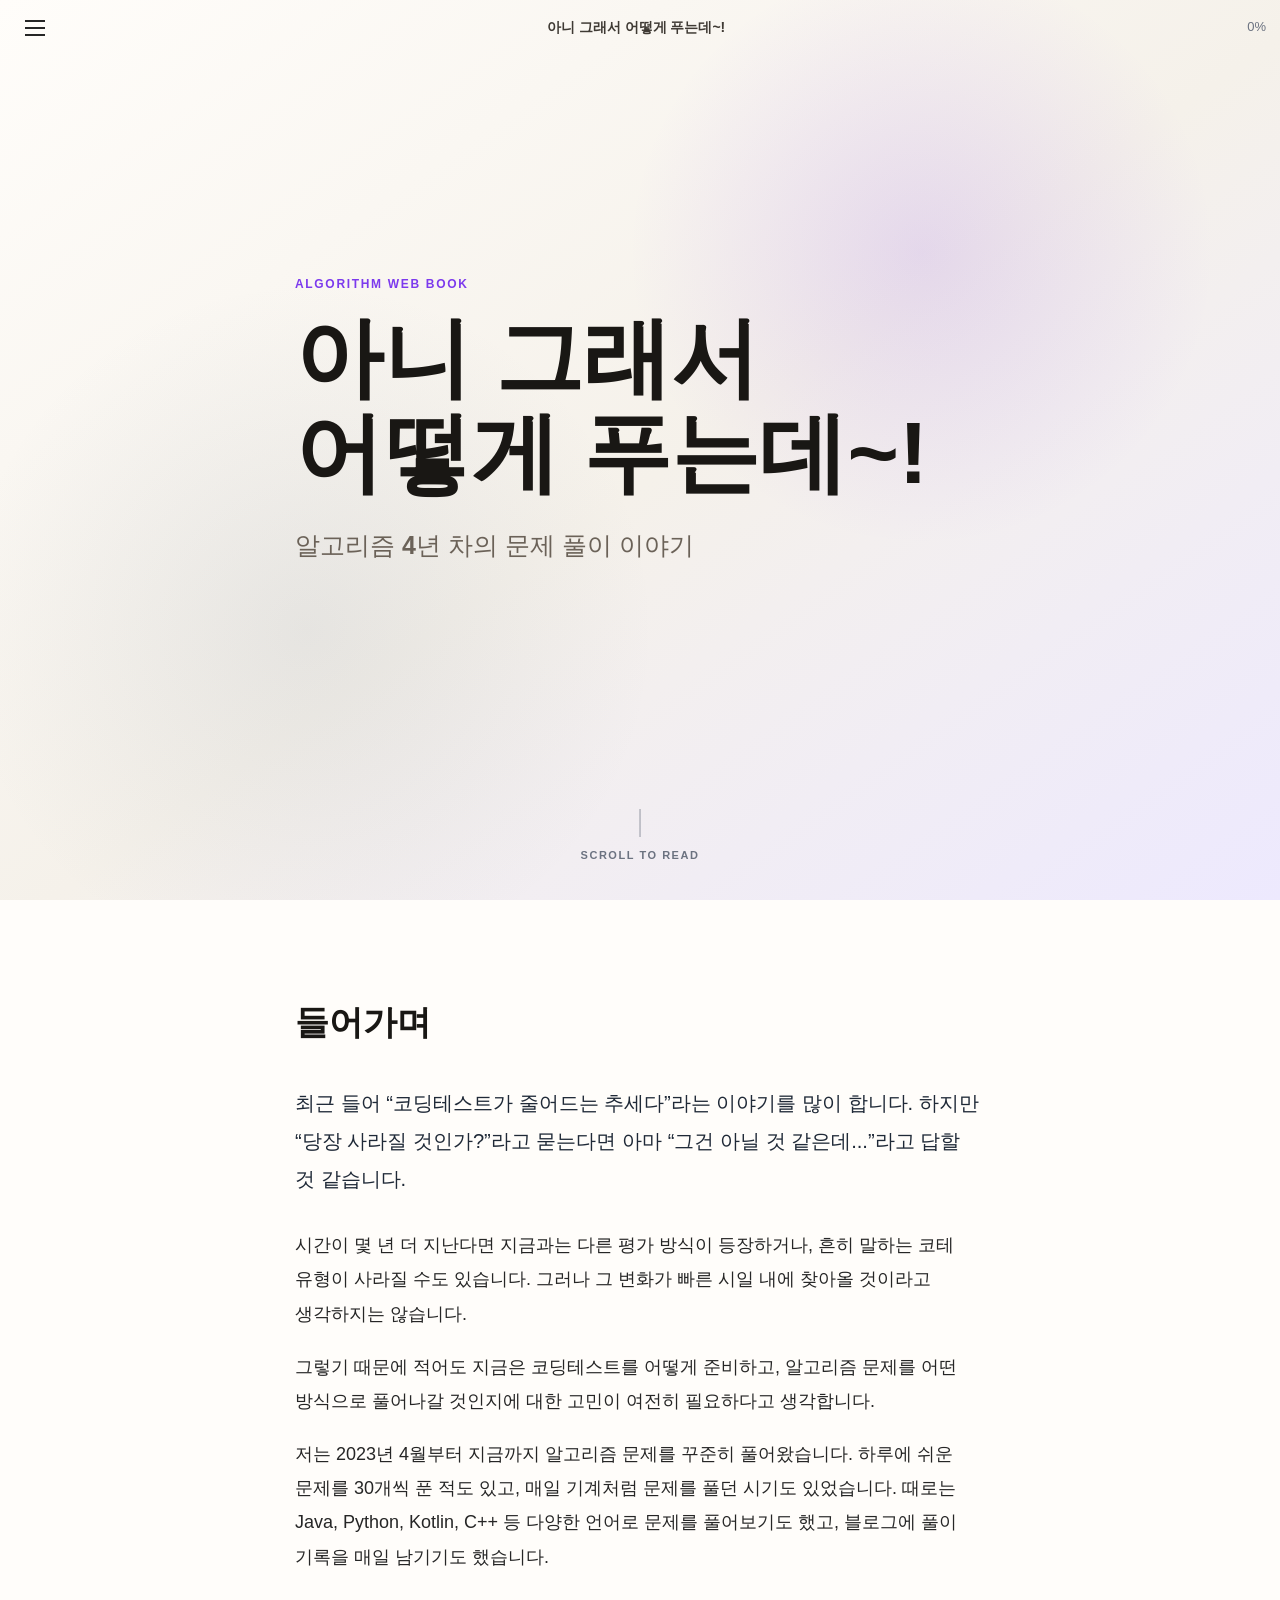
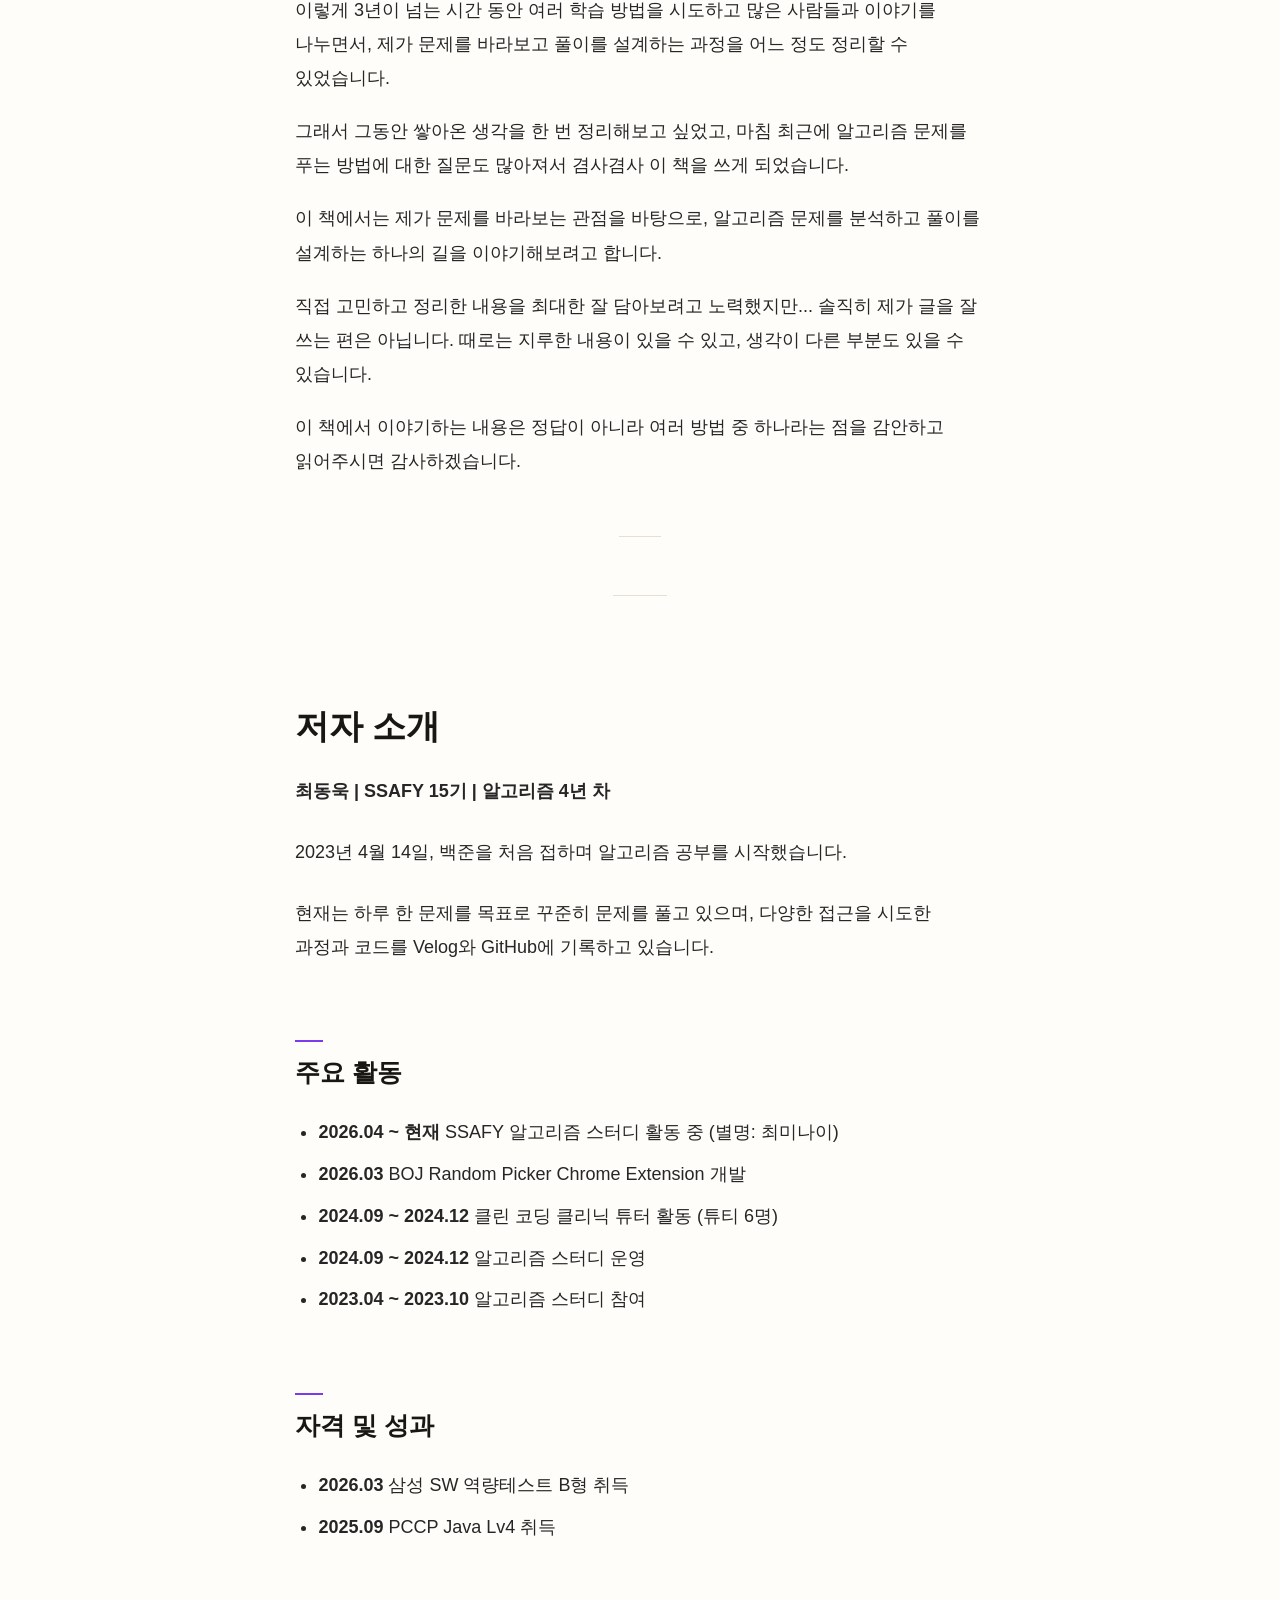
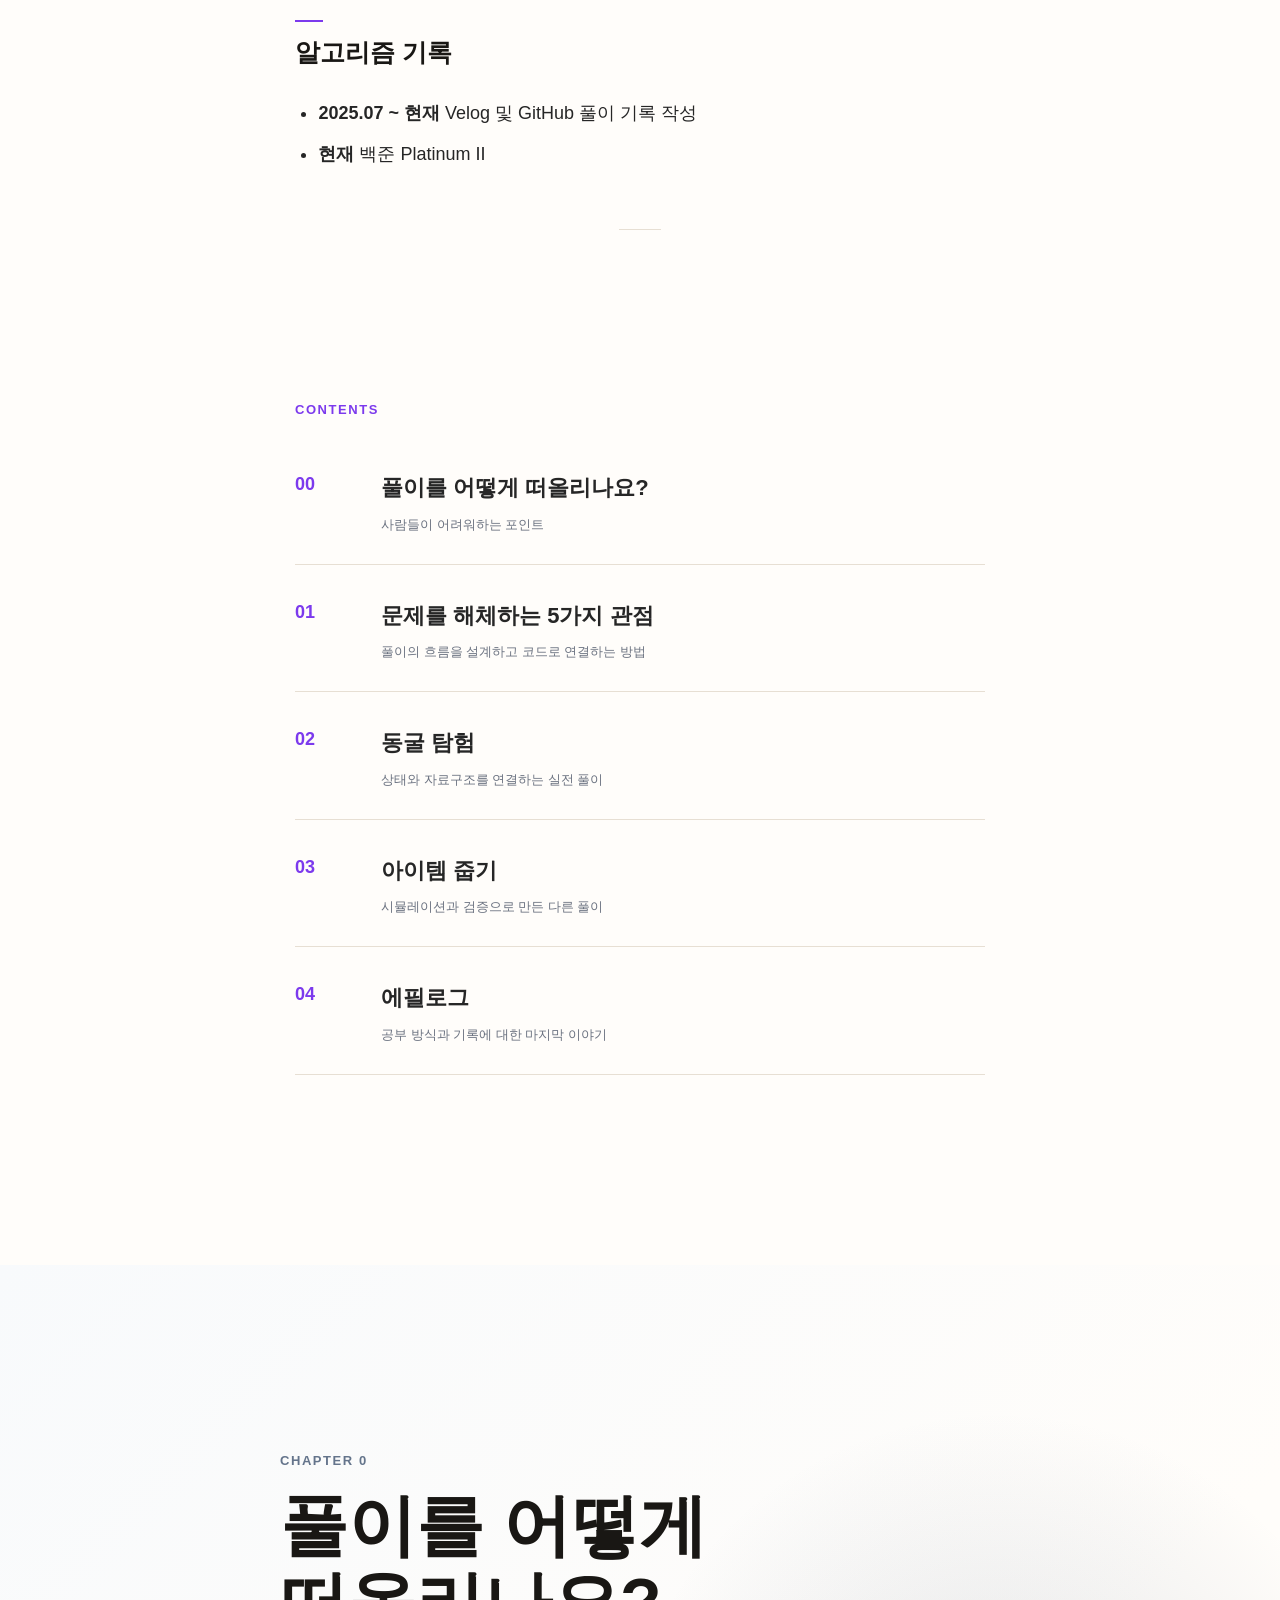
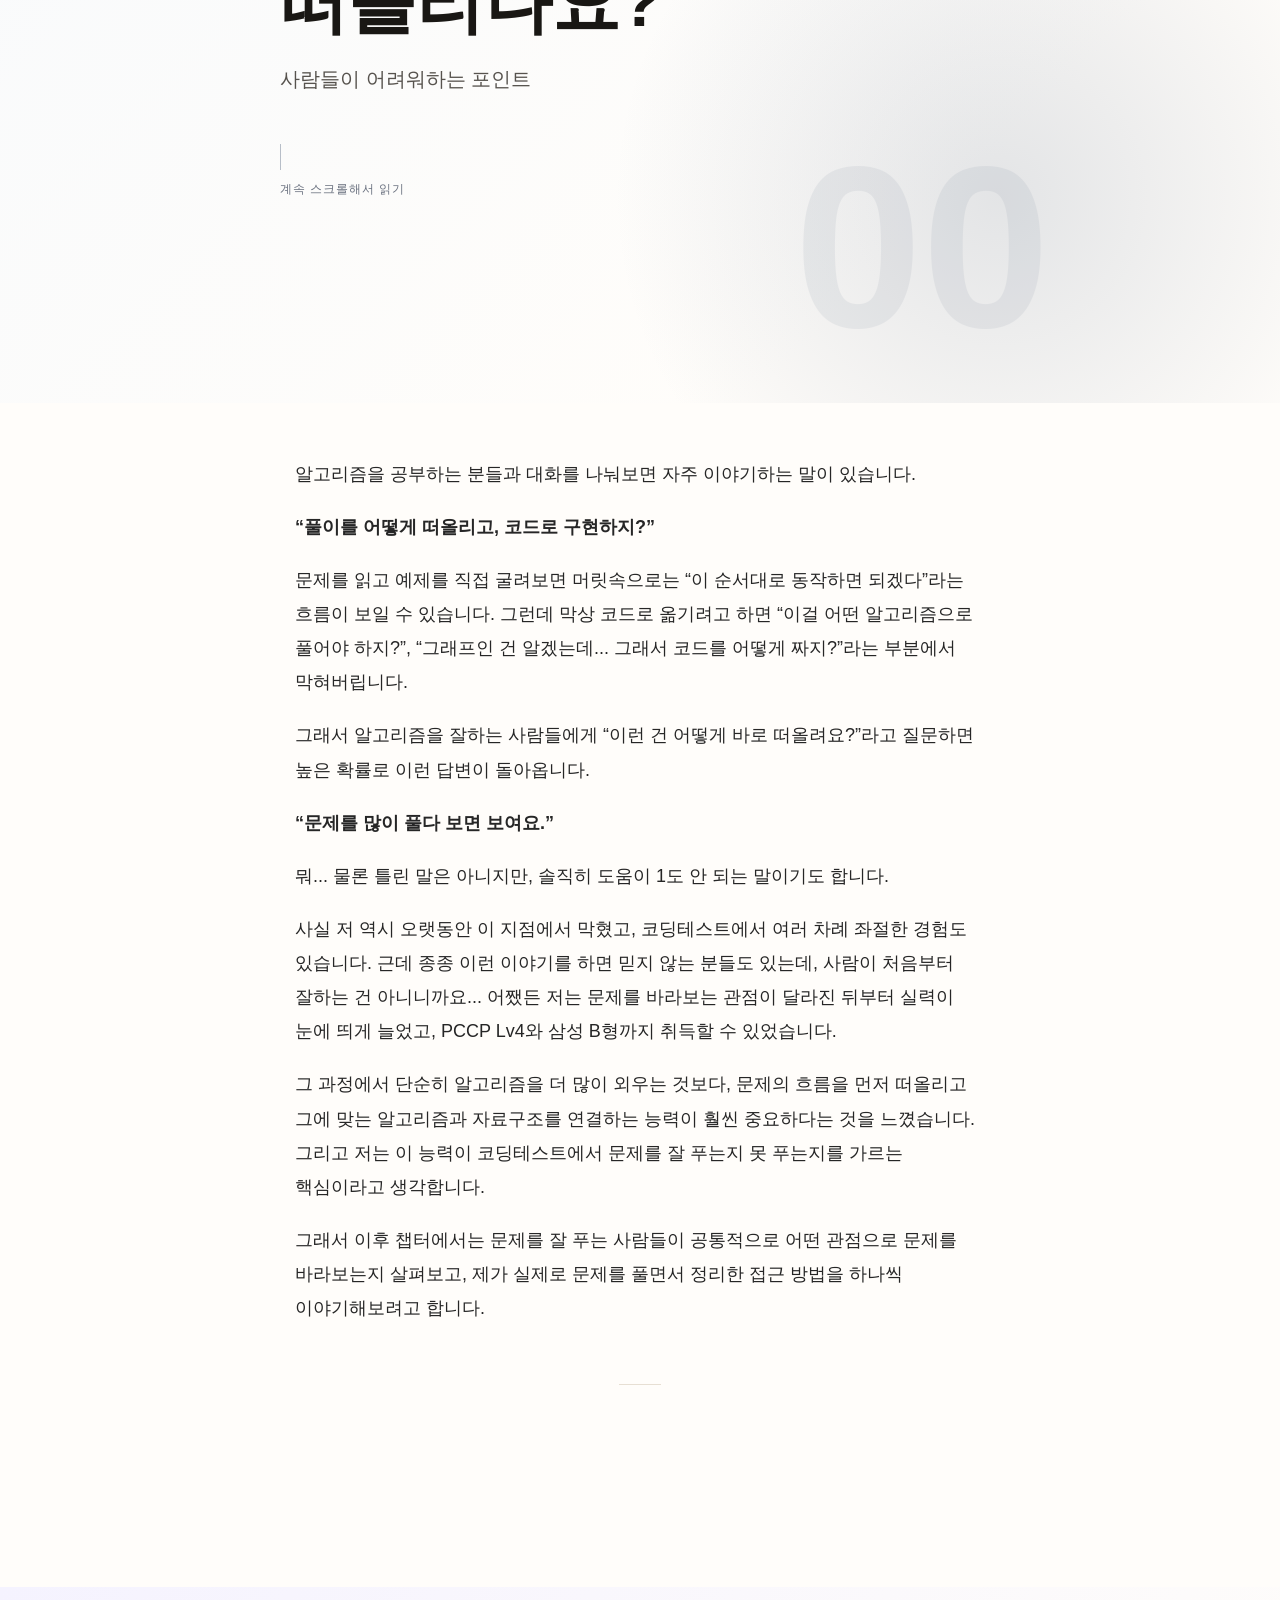
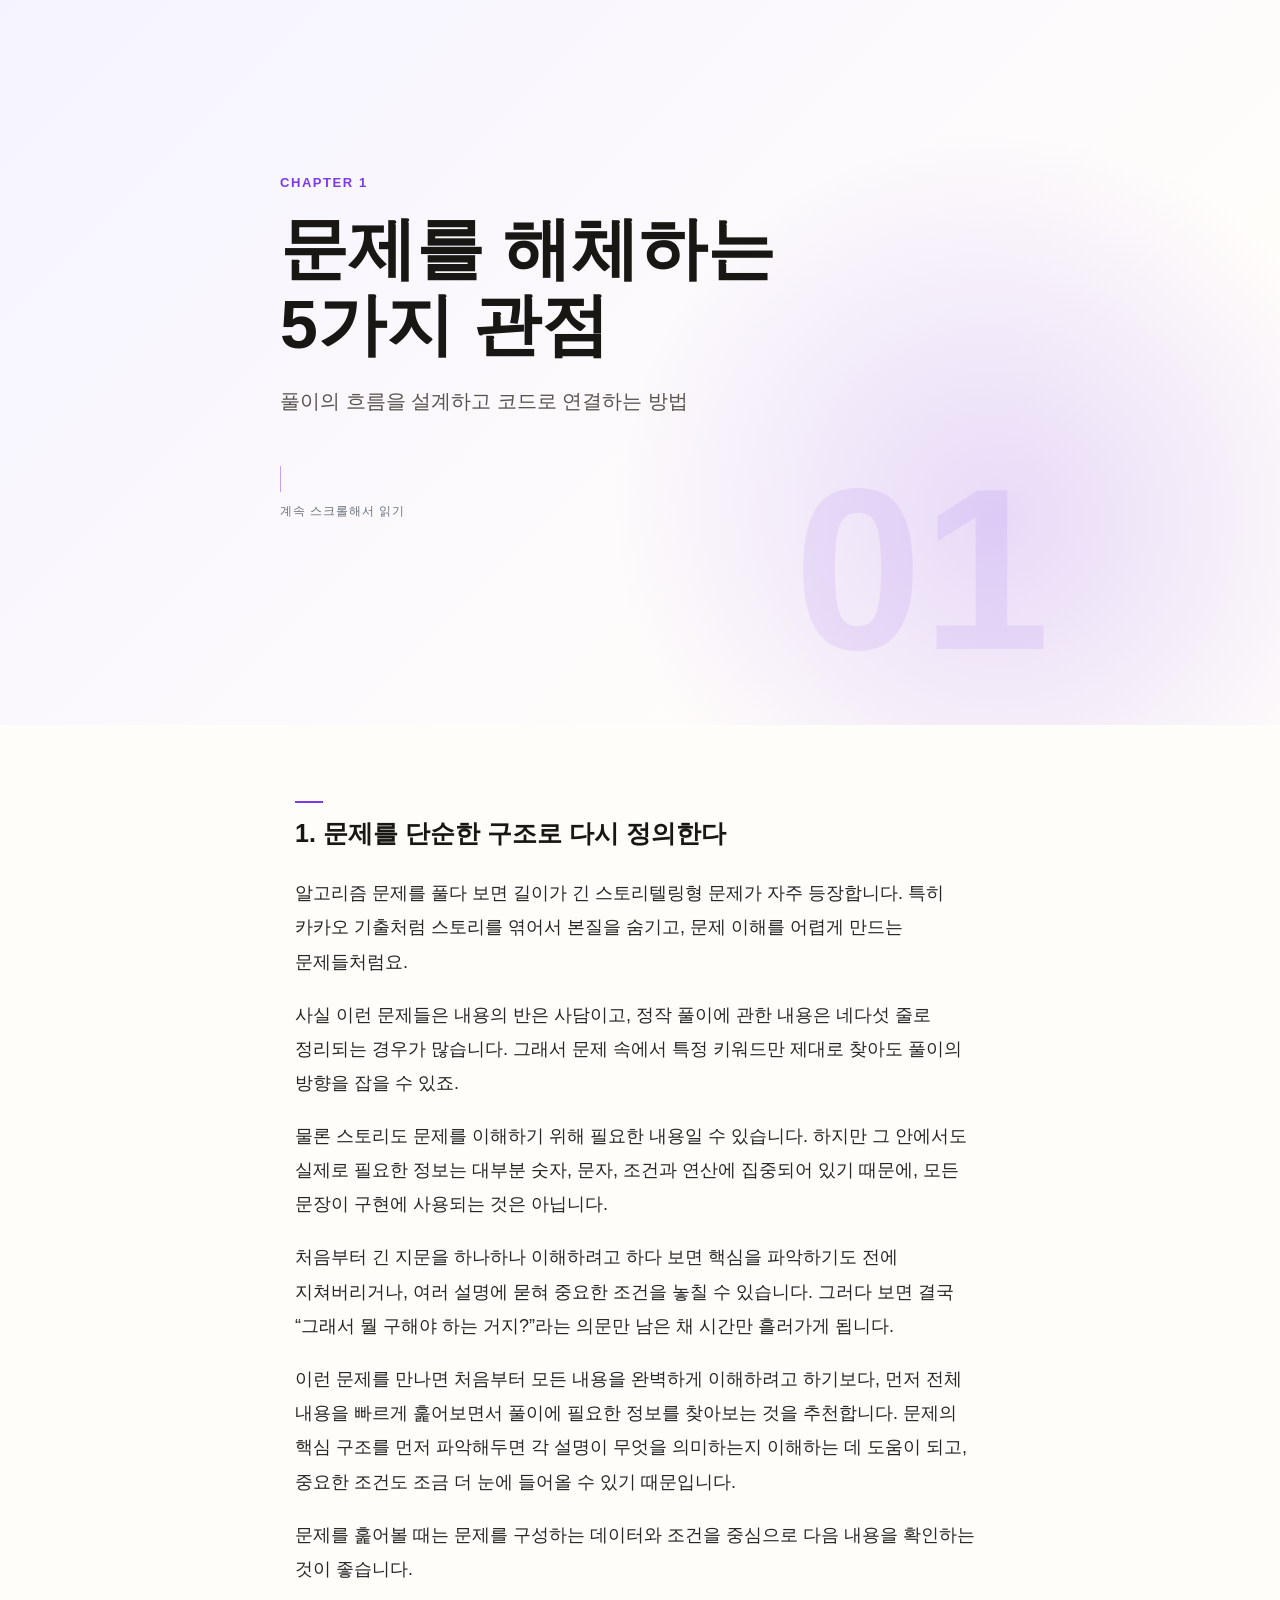
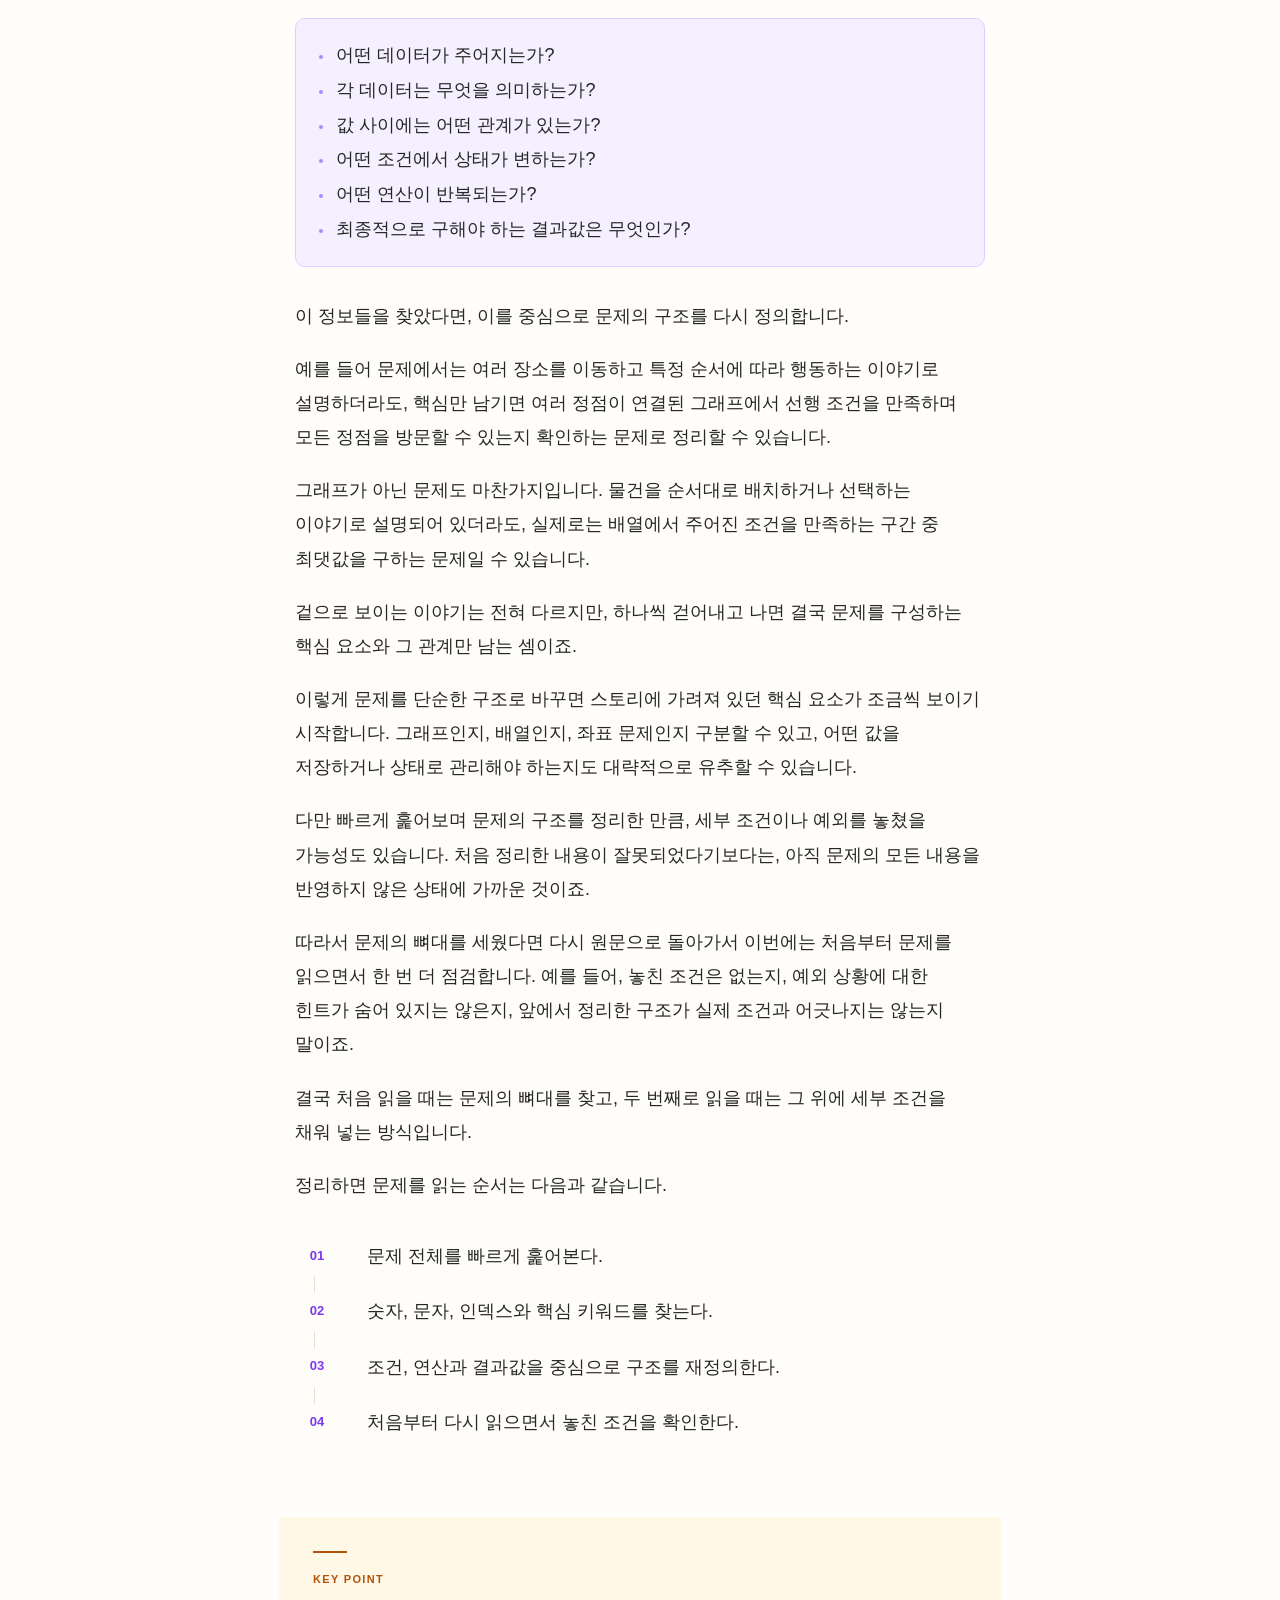
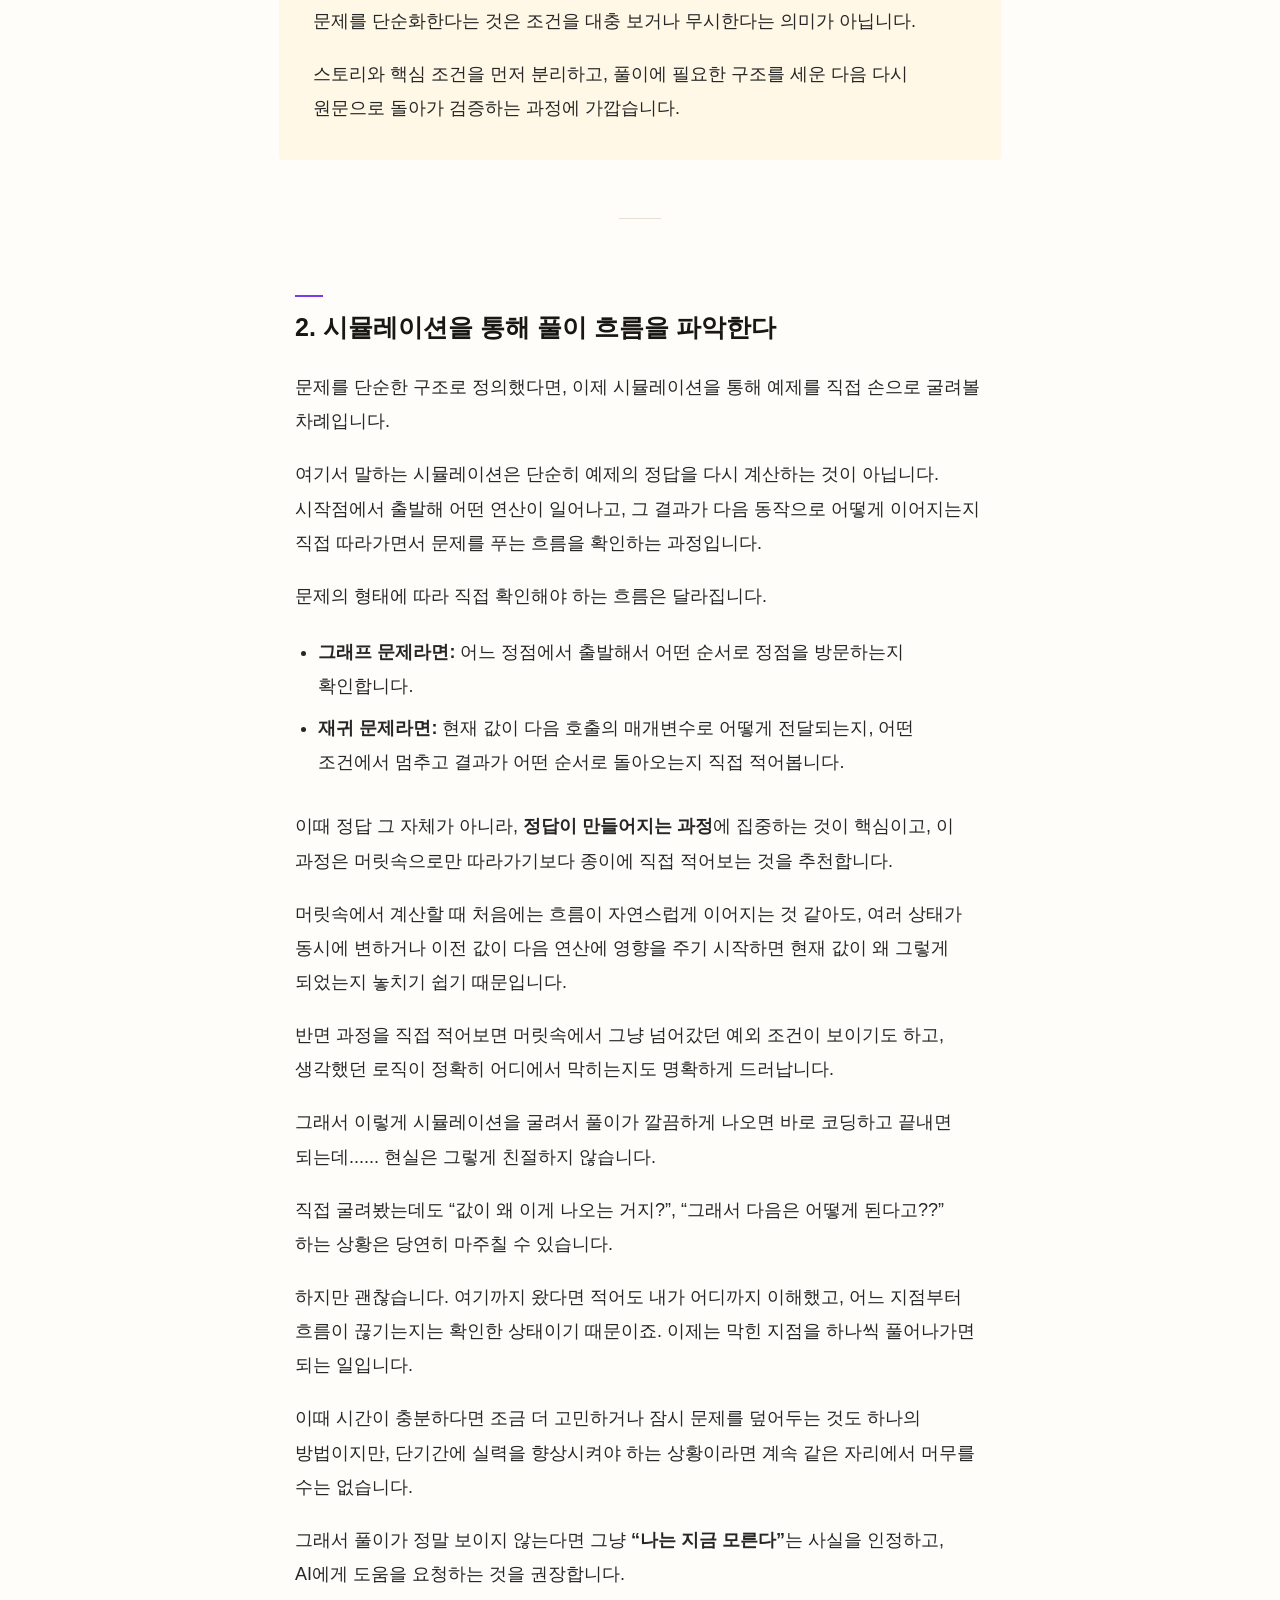
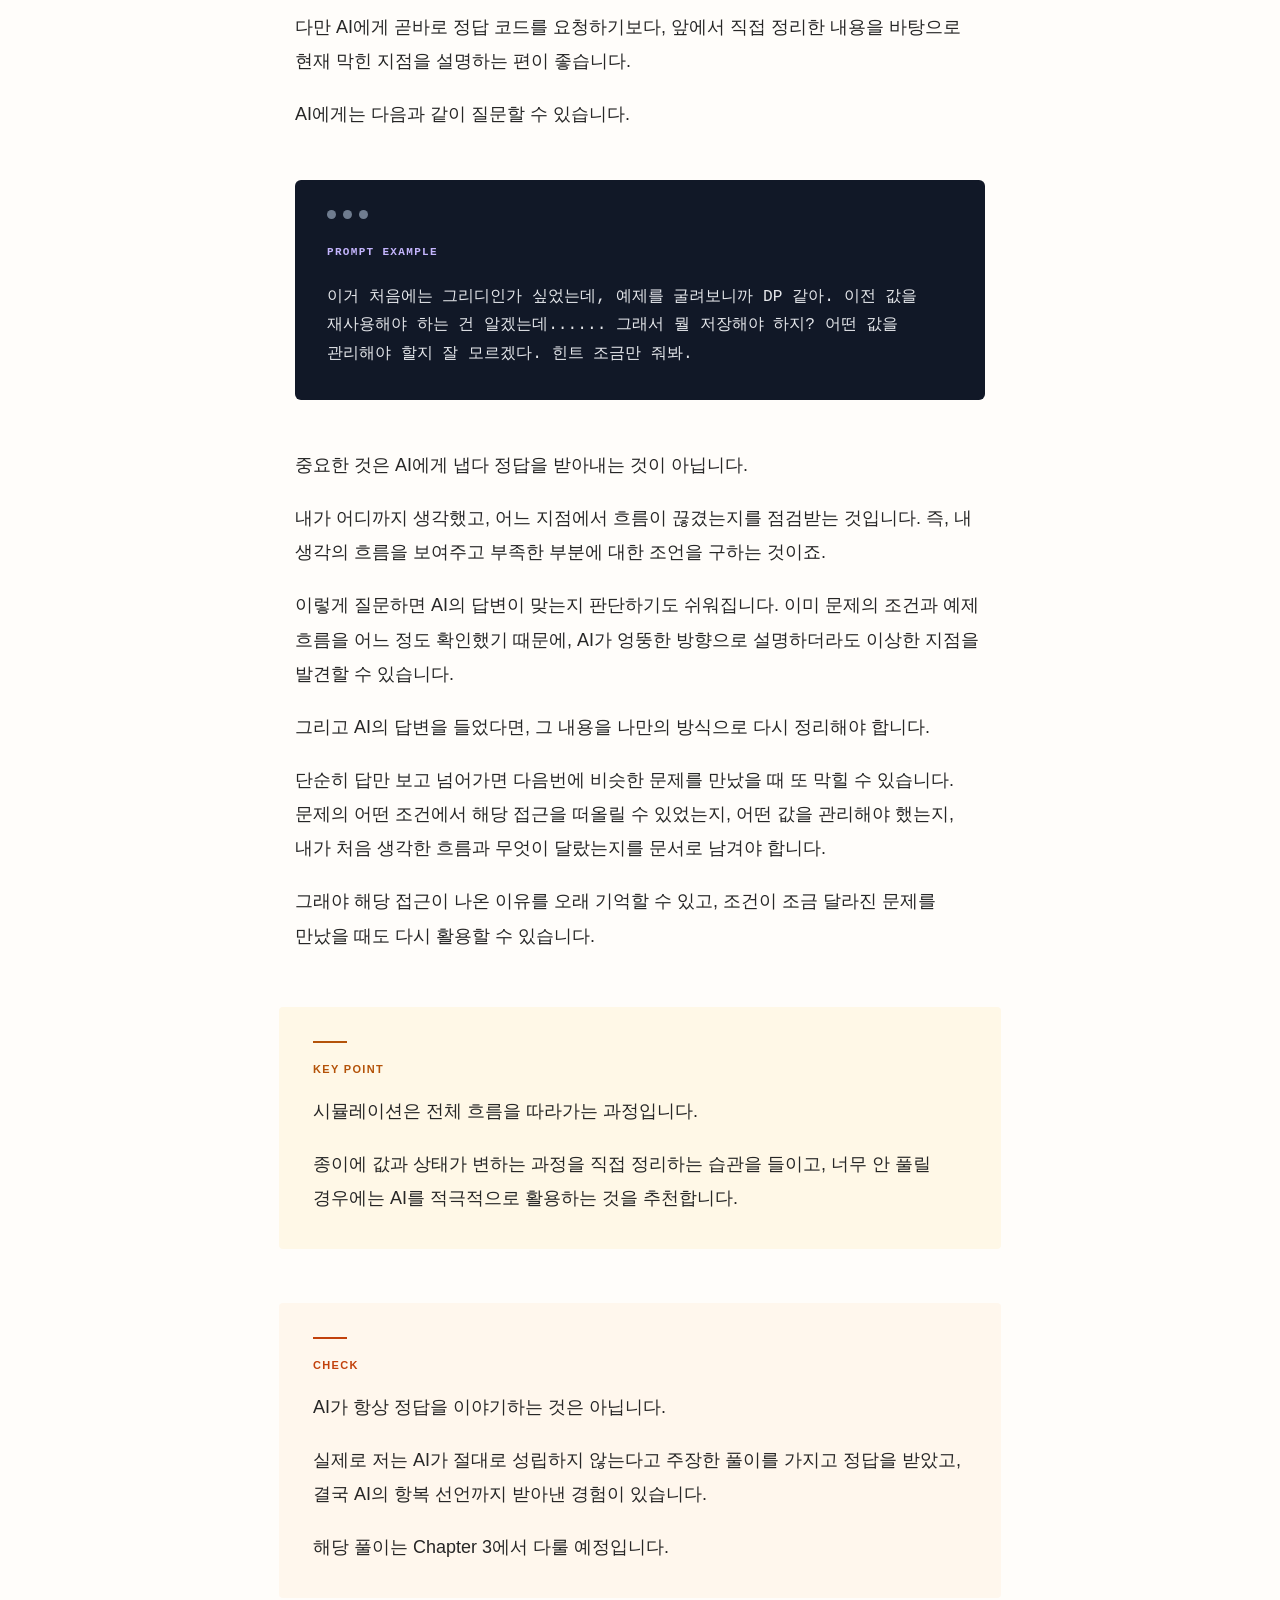
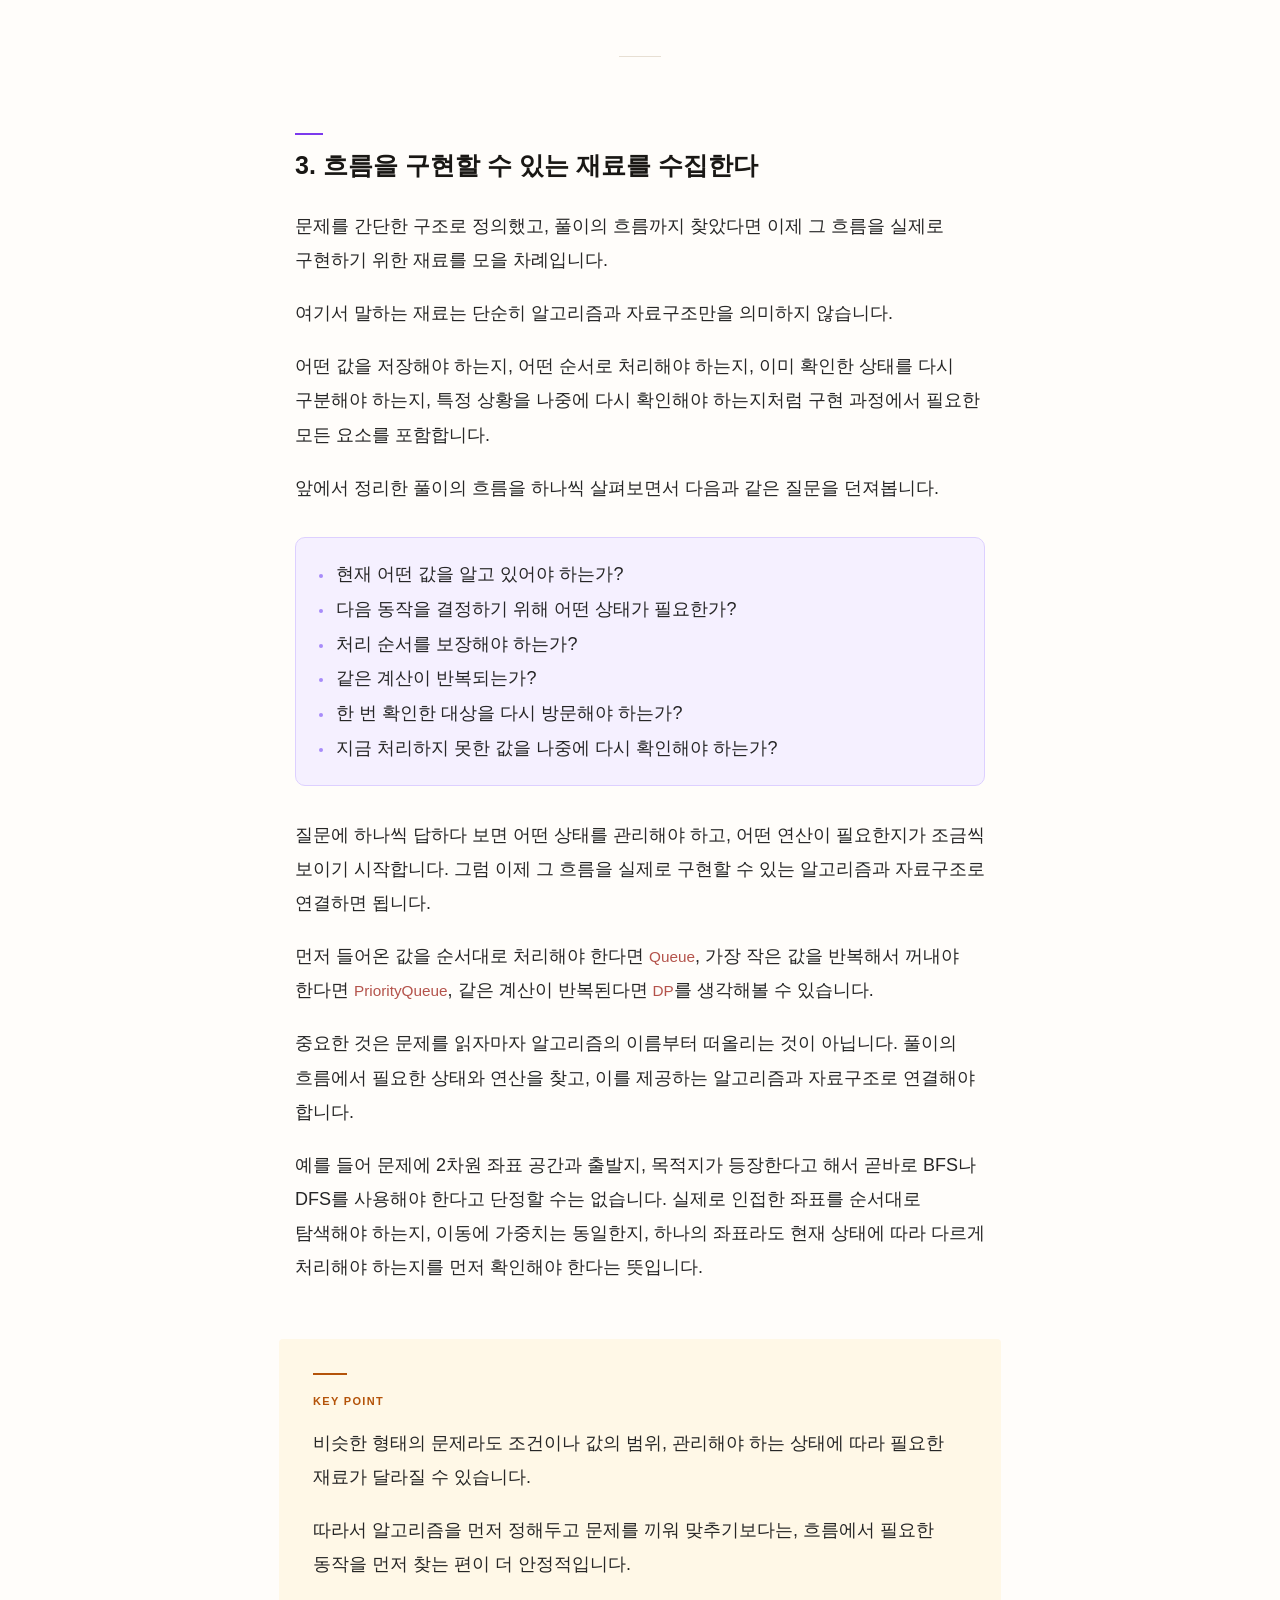
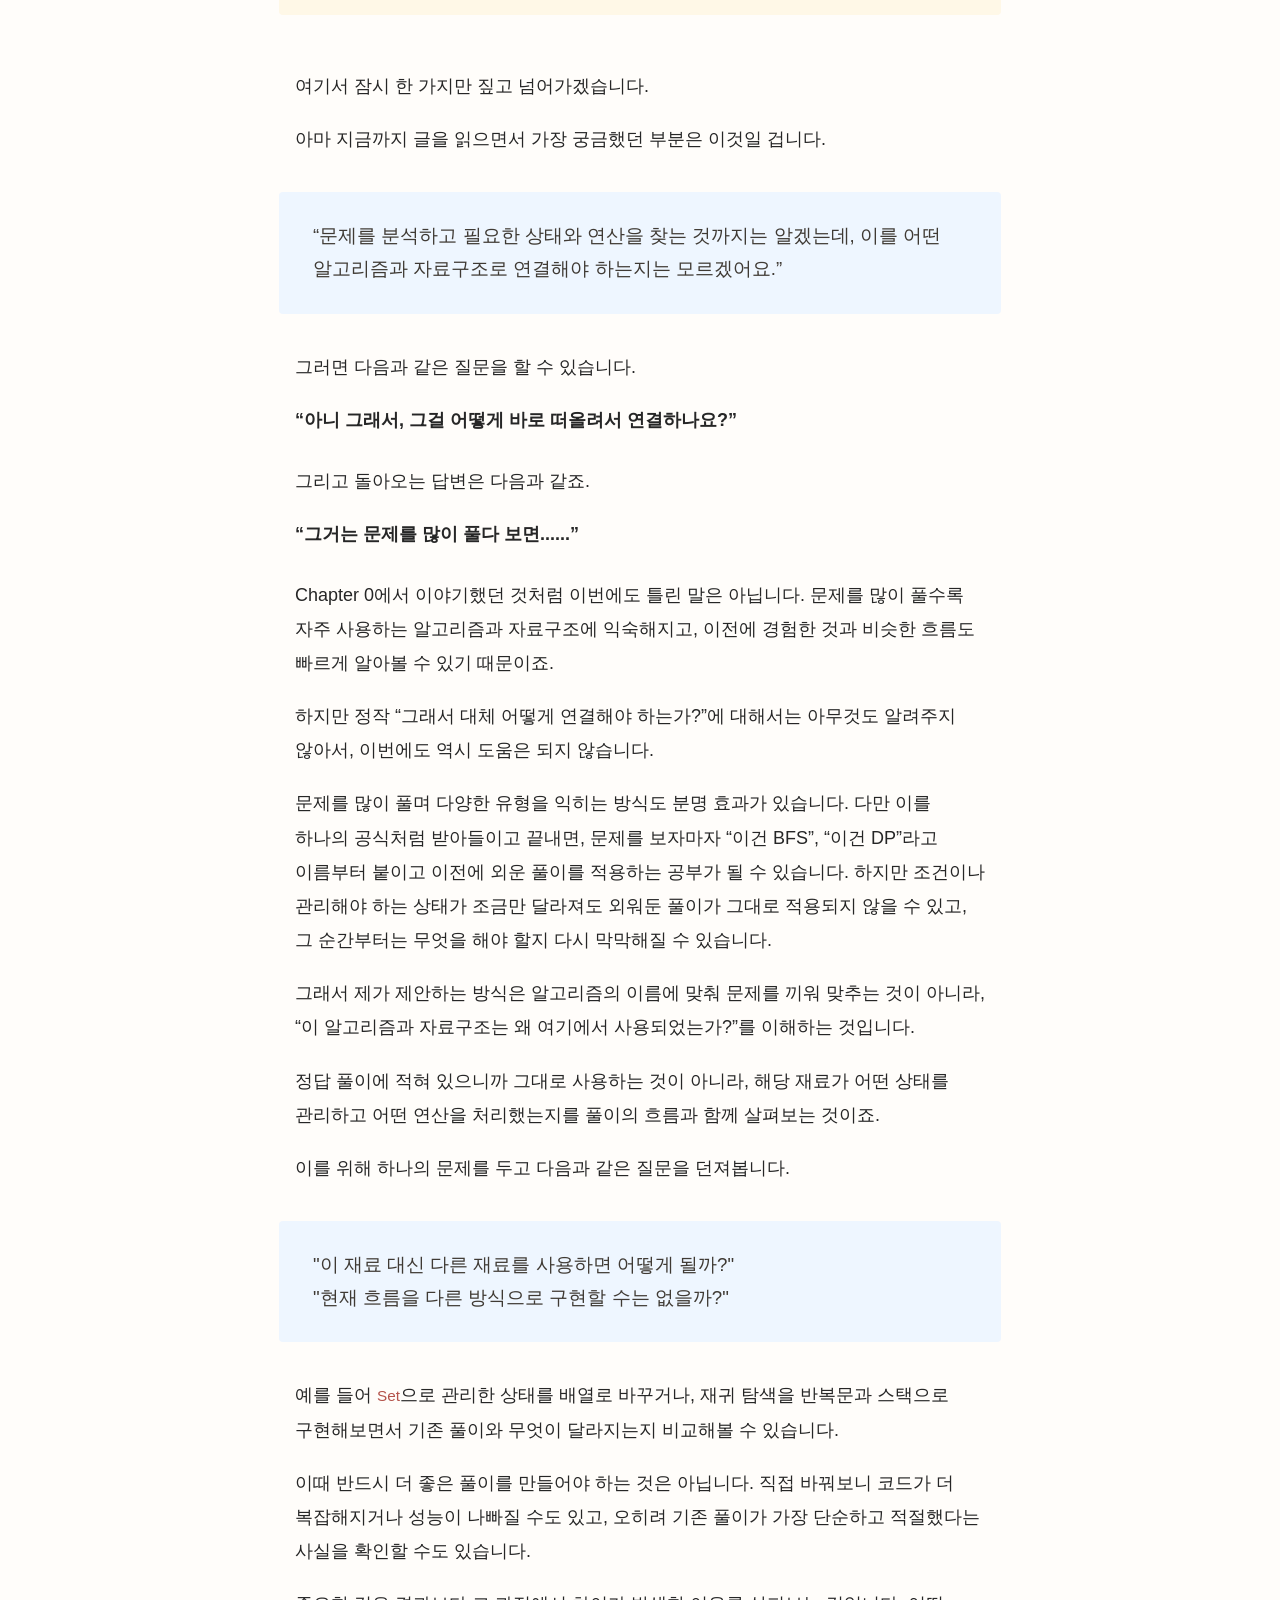
<file: index.html>
<!doctype html>
<html lang="ko">
<head>
  <meta charset="utf-8" />
  <meta name="viewport" content="width=device-width, initial-scale=1" />
  <meta name="color-scheme" content="light" />
  <meta name="webbook-content-version" content="7a4c3ff83e70" />
  <title>아니 그래서 어떻게 푸는데~!</title>
  <link rel="stylesheet" href="./assets/css/webbook.css?v=reading-position-2" />
</head>
<body>
  <header class="reader-header" data-reader-header>
    <button class="toc-button" type="button" aria-label="목차 열기" aria-controls="toc-drawer" aria-expanded="false">
      <span aria-hidden="true"></span>
      <span aria-hidden="true"></span>
      <span aria-hidden="true"></span>
    </button>
    <div class="reader-title" data-current-title>아니 그래서 어떻게 푸는데~!</div>
    <div class="reader-progress" aria-label="읽은 진행률"><span data-progress-text>0%</span></div>
  </header>

  <aside class="toc-drawer" id="toc-drawer" aria-hidden="true">
    <div class="toc-drawer__header">
      <strong>목차</strong>
      <button class="toc-drawer__close" type="button" aria-label="목차 닫기">닫기</button>
    </div>
    <nav class="toc-list" aria-label="웹북 목차">
<a class="toc-list__chapter" href="#intro">들어가며</a>
<a class="toc-list__chapter" href="#author-profile">저자 소개</a>
<a class="toc-list__chapter" href="#contents">목차</a>
<a class="toc-list__chapter" href="#chapter-0">CHAPTER 0 풀이를 어떻게 떠올리나요?</a>
<a class="toc-list__chapter" href="#chapter-1">CHAPTER 1 문제를 해체하는 5가지 관점</a>
<a class="toc-list__section" href="#chapter-1-section-1">문제를 단순한 구조로 다시 정의한다</a>
<a class="toc-list__section" href="#chapter-1-section-2">시뮬레이션을 통해 풀이 흐름을 파악한다</a>
<a class="toc-list__section" href="#chapter-1-section-3">흐름을 구현할 수 있는 재료를 수집한다</a>
<a class="toc-list__section" href="#chapter-1-section-4">시간 복잡도와 공간 복잡도를 계산한다</a>
<a class="toc-list__section" href="#chapter-1-section-5">정리한 흐름을 코드로 구현한다</a>
<a class="toc-list__section" href="#chapter-1-section-6">정리</a>
<a class="toc-list__chapter" href="#chapter-2">CHAPTER 2 동굴 탐험</a>
<a class="toc-list__section" href="#chapter-2-section-1">키워드로 문제의 구조를 파악한다</a>
<a class="toc-list__section" href="#chapter-2-section-2">예제를 사용해 조건을 이해한다</a>
<a class="toc-list__section" href="#chapter-2-section-3">풀이에 필요한 상태를 구분한다</a>
<a class="toc-list__section" href="#chapter-2-section-4">상태에 맞는 자료구조를 선택한다</a>
<a class="toc-list__section" href="#chapter-2-section-5">설계한 내용을 코드로 옮긴다</a>
<a class="toc-list__chapter" href="#chapter-3">CHAPTER 3 아이템 줍기</a>
<a class="toc-list__section" href="#chapter-3-section-1">문제 해석</a>
<a class="toc-list__section" href="#chapter-3-section-2">풀이 아이디어</a>
<a class="toc-list__section" href="#chapter-3-section-3">이동 규칙 설계</a>
<a class="toc-list__section" href="#chapter-3-section-4">풀이 검증</a>
<a class="toc-list__section" href="#chapter-3-detail-1">테두리의 시작점은 어떻게 찾는가?</a>
<a class="toc-list__section" href="#chapter-3-detail-2">다각형의 안쪽으로 들어가지는 않는가?</a>
<a class="toc-list__section" href="#chapter-3-detail-3">전체 경계를 모두 돌 수 있는가?</a>
<a class="toc-list__section" href="#chapter-3-section-5">오류 발견과 개선</a>
<a class="toc-list__section" href="#chapter-3-detail-4">배열을 2배로 확장해도 괜찮을까?</a>
<a class="toc-list__chapter" href="#epilogue">에필로그</a>
    </nav>
  </aside>

  <div class="toc-backdrop" data-toc-backdrop></div>

  <main class="reader">
    <div class="reader-content">
      
<section class="book-cover" id="cover" data-reader-section data-reader-title="아니 그래서 어떻게 푸는데~!">
  <div class="book-cover__art"></div>
  <div class="book-cover__content">
    <p class="book-cover__eyebrow">ALGORITHM WEB BOOK</p>
    <h1>아니 그래서<br />어떻게 푸는데~!</h1>
    <p class="book-cover__subtitle">알고리즘 4년 차의 문제 풀이 이야기</p>
  </div>
  <a class="scroll-cue" href="#intro"><span aria-hidden="true"></span>SCROLL TO READ</a>
</section>
<section class="intro" id="intro" data-reader-section data-reader-title="들어가며"><h2>들어가며</h2>
<p class="lead-paragraph">최근 들어 “코딩테스트가 줄어드는 추세다”라는 이야기를 많이 합니다. 하지만 “당장 사라질 것인가?”라고 묻는다면 아마 “그건 아닐 것 같은데…”라고 답할 것 같습니다.</p>
<p>시간이 몇 년 더 지난다면 지금과는 다른 평가 방식이 등장하거나, 흔히 말하는 코테 유형이 사라질 수도 있습니다. 그러나 그 변화가 빠른 시일 내에 찾아올 것이라고 생각하지는 않습니다.</p>
<p>그렇기 때문에 적어도 지금은 코딩테스트를 어떻게 준비하고, 알고리즘 문제를 어떤 방식으로 풀어나갈 것인지에 대한 고민이 여전히 필요하다고 생각합니다.</p>
<p>저는 2023년 4월부터 지금까지 알고리즘 문제를 꾸준히 풀어왔습니다. 하루에 쉬운 문제를 30개씩 푼 적도 있고, 매일 기계처럼 문제를 풀던 시기도 있었습니다. 때로는 Java, Python, Kotlin, C++ 등 다양한 언어로 문제를 풀어보기도 했고, 블로그에 풀이 기록을 매일 남기기도 했습니다.</p>
<p>이렇게 3년이 넘는 시간 동안 여러 학습 방법을 시도하고 많은 사람들과 이야기를 나누면서, 제가 문제를 바라보고 풀이를 설계하는 과정을 어느 정도 정리할 수 있었습니다.</p>
<p>그래서 그동안 쌓아온 생각을 한 번 정리해보고 싶었고, 마침 최근에 알고리즘 문제를 푸는 방법에 대한 질문도 많아져서 겸사겸사 이 책을 쓰게 되었습니다.</p>
<p>이 책에서는 제가 문제를 바라보는 관점을 바탕으로, 알고리즘 문제를 분석하고 풀이를 설계하는 하나의 길을 이야기해보려고 합니다.</p>
<p>직접 고민하고 정리한 내용을 최대한 잘 담아보려고 노력했지만… 솔직히 제가 글을 잘 쓰는 편은 아닙니다. 때로는 지루한 내용이 있을 수 있고, 생각이 다른 부분도 있을 수 있습니다.</p>
<p>이 책에서 이야기하는 내용은 정답이 아니라 여러 방법 중 하나라는 점을 감안하고 읽어주시면 감사하겠습니다.</p>
<hr>
</section>

<section class="author-profile" id="author-profile" data-reader-section data-reader-title="저자 소개">
  <h2>저자 소개</h2>

  <div class="author-profile__intro">
    <p><strong>최동욱 | SSAFY 15기 | 알고리즘 4년 차</strong></p>
    <p>2023년 4월 14일, 백준을 처음 접하며 알고리즘 공부를 시작했습니다.</p>
    <p>현재는 하루 한 문제를 목표로 꾸준히 문제를 풀고 있으며, 다양한 접근을 시도한 과정과 코드를 Velog와 GitHub에 기록하고 있습니다.</p>
  </div>

  <section class="author-profile__section">
    <h3>주요 활동</h3>
    <ul>
      <li><strong>2026.04 ~ 현재</strong> SSAFY 알고리즘 스터디 활동 중 <span>(별명: 최미나이)</span></li>
      <li><strong>2026.03</strong> BOJ Random Picker Chrome Extension 개발</li>
      <li><strong>2024.09 ~ 2024.12</strong> 클린 코딩 클리닉 튜터 활동 <span>(튜티 6명)</span></li>
      <li><strong>2024.09 ~ 2024.12</strong> 알고리즘 스터디 운영</li>
      <li><strong>2023.04 ~ 2023.10</strong> 알고리즘 스터디 참여</li>
    </ul>
  </section>

  <section class="author-profile__section">
    <h3>자격 및 성과</h3>
    <ul>
      <li><strong>2026.03</strong> 삼성 SW 역량테스트 B형 취득</li>
      <li><strong>2025.09</strong> PCCP Java Lv4 취득</li>
    </ul>
  </section>

  <section class="author-profile__section">
    <h3>알고리즘 기록</h3>
    <ul>
      <li><strong>2025.07 ~ 현재</strong> Velog 및 GitHub 풀이 기록 작성</li>
      <li><strong>현재</strong> 백준 Platinum II</li>
    </ul>
  </section>

  <hr>
</section>

<section class="book-toc" id="contents" data-reader-section data-reader-title="목차">
  <p class="book-toc__label">CONTENTS</p>
  
  <a href="#chapter-0" class="book-toc__item">
    <span class="book-toc__number">00</span>
    <div>
      <strong>풀이를 어떻게 떠올리나요?</strong>
      <small>사람들이 어려워하는 포인트</small>
    </div>
  </a>
  <a href="#chapter-1" class="book-toc__item">
    <span class="book-toc__number">01</span>
    <div>
      <strong>문제를 해체하는 5가지 관점</strong>
      <small>풀이의 흐름을 설계하고 코드로 연결하는 방법</small>
    </div>
  </a>
  <a href="#chapter-2" class="book-toc__item">
    <span class="book-toc__number">02</span>
    <div>
      <strong>동굴 탐험</strong>
      <small>상태와 자료구조를 연결하는 실전 풀이</small>
    </div>
  </a>
  <a href="#chapter-3" class="book-toc__item">
    <span class="book-toc__number">03</span>
    <div>
      <strong>아이템 줍기</strong>
      <small>시뮬레이션과 검증으로 만든 다른 풀이</small>
    </div>
  </a>
  <a href="#epilogue" class="book-toc__item">
    <span class="book-toc__number">04</span>
    <div>
      <strong>에필로그</strong>
      <small>공부 방식과 기록에 대한 마지막 이야기</small>
    </div>
  </a>
</section>
<section class="chapter" id="chapter-0" data-theme="slate" data-reader-section data-reader-title="풀이를 어떻게 떠올리나요?">

  <div class="chapter-cover">
    <span class="chapter-cover__number">00</span>
    <p class="chapter-cover__label">CHAPTER 0</p>
    <h2>풀이를 어떻게 떠올리나요?</h2>
    <p class="chapter-cover__subtitle">사람들이 어려워하는 포인트</p>
    <p class="chapter-cover__cue">계속 스크롤해서 읽기</p>
  </div>
  <div class="chapter-body">
<p>알고리즘을 공부하는 분들과 대화를 나눠보면 자주 이야기하는 말이 있습니다.</p>
<p><strong>“풀이를 어떻게 떠올리고, 코드로 구현하지?”</strong></p>
<p>문제를 읽고 예제를 직접 굴려보면 머릿속으로는 “이 순서대로 동작하면 되겠다”라는 흐름이 보일 수 있습니다. 그런데 막상 코드로 옮기려고 하면 “이걸 어떤 알고리즘으로 풀어야 하지?”, “그래프인 건 알겠는데… 그래서 코드를 어떻게 짜지?”라는 부분에서 막혀버립니다.</p>
<p>그래서 알고리즘을 잘하는 사람들에게 “이런 건 어떻게 바로 떠올려요?”라고 질문하면 높은 확률로 이런 답변이 돌아옵니다.</p>
<p><strong>“문제를 많이 풀다 보면 보여요.”</strong></p>
<p>뭐… 물론 틀린 말은 아니지만, 솔직히 도움이 1도 안 되는 말이기도 합니다.</p>
<p>사실 저 역시 오랫동안 이 지점에서 막혔고, 코딩테스트에서 여러 차례 좌절한 경험도 있습니다. 근데 종종 이런 이야기를 하면 믿지 않는 분들도 있는데, 사람이 처음부터 잘하는 건 아니니까요... 어쨌든 저는 문제를 바라보는 관점이 달라진 뒤부터 실력이 눈에 띄게 늘었고, PCCP Lv4와 삼성 B형까지 취득할 수 있었습니다.</p>
<p>그 과정에서 단순히 알고리즘을 더 많이 외우는 것보다, 문제의 흐름을 먼저 떠올리고 그에 맞는 알고리즘과 자료구조를 연결하는 능력이 훨씬 중요하다는 것을 느꼈습니다. 그리고 저는 이 능력이 코딩테스트에서 문제를 잘 푸는지 못 푸는지를 가르는 핵심이라고 생각합니다.</p>
<p>그래서 이후 챕터에서는 문제를 잘 푸는 사람들이 공통적으로 어떤 관점으로 문제를 바라보는지 살펴보고, 제가 실제로 문제를 풀면서 정리한 접근 방법을 하나씩 이야기해보려고 합니다.</p>
<hr>
  </div>
</section>
<section class="chapter" id="chapter-1" data-theme="violet" data-reader-section data-reader-title="문제를 해체하는 5가지 관점">

  <div class="chapter-cover">
    <span class="chapter-cover__number">01</span>
    <p class="chapter-cover__label">CHAPTER 1</p>
    <h2>문제를 해체하는 5가지 관점</h2>
    <p class="chapter-cover__subtitle">풀이의 흐름을 설계하고 코드로 연결하는 방법</p>
    <p class="chapter-cover__cue">계속 스크롤해서 읽기</p>
  </div>
  <div class="chapter-body">
<h3 id="chapter-1-section-1" data-reader-section data-reader-title="문제를 단순한 구조로 다시 정의한다">1. 문제를 단순한 구조로 다시 정의한다</h3>
<p>알고리즘 문제를 풀다 보면 길이가 긴 스토리텔링형 문제가 자주 등장합니다. 특히 카카오 기출처럼 스토리를 엮어서 본질을 숨기고, 문제 이해를 어렵게 만드는 문제들처럼요.</p>
<p>사실 이런 문제들은 내용의 반은 사담이고, 정작 풀이에 관한 내용은 네다섯 줄로 정리되는 경우가 많습니다. 그래서 문제 속에서 특정 키워드만 제대로 찾아도 풀이의 방향을 잡을 수 있죠.</p>
<p>물론 스토리도 문제를 이해하기 위해 필요한 내용일 수 있습니다. 하지만 그 안에서도 실제로 필요한 정보는 대부분 숫자, 문자, 조건과 연산에 집중되어 있기 때문에, 모든 문장이 구현에 사용되는 것은 아닙니다.</p>
<p>처음부터 긴 지문을 하나하나 이해하려고 하다 보면 핵심을 파악하기도 전에 지쳐버리거나, 여러 설명에 묻혀 중요한 조건을 놓칠 수 있습니다. 그러다 보면 결국 “그래서 뭘 구해야 하는 거지?”라는 의문만 남은 채 시간만 흘러가게 됩니다.</p>
<p>이런 문제를 만나면 처음부터 모든 내용을 완벽하게 이해하려고 하기보다, 먼저 전체 내용을 빠르게 훑어보면서 풀이에 필요한 정보를 찾아보는 것을 추천합니다. 문제의 핵심 구조를 먼저 파악해두면 각 설명이 무엇을 의미하는지 이해하는 데 도움이 되고, 중요한 조건도 조금 더 눈에 들어올 수 있기 때문입니다.</p>
<p>문제를 훑어볼 때는 문제를 구성하는 데이터와 조건을 중심으로 다음 내용을 확인하는 것이 좋습니다.</p>
<div class="question-card">
  <ul class="question-list">
    <li>어떤 데이터가 주어지는가?</li>
    <li>각 데이터는 무엇을 의미하는가?</li>
    <li>값 사이에는 어떤 관계가 있는가?</li>
    <li>어떤 조건에서 상태가 변하는가?</li>
    <li>어떤 연산이 반복되는가?</li>
    <li>최종적으로 구해야 하는 결과값은 무엇인가?</li>
  </ul>
</div>
<p>이 정보들을 찾았다면, 이를 중심으로 문제의 구조를 다시 정의합니다.</p>
<p>예를 들어 문제에서는 여러 장소를 이동하고 특정 순서에 따라 행동하는 이야기로 설명하더라도, 핵심만 남기면 여러 정점이 연결된 그래프에서 선행 조건을 만족하며 모든 정점을 방문할 수 있는지 확인하는 문제로 정리할 수 있습니다.</p>
<p>그래프가 아닌 문제도 마찬가지입니다. 물건을 순서대로 배치하거나 선택하는 이야기로 설명되어 있더라도, 실제로는 배열에서 주어진 조건을 만족하는 구간 중 최댓값을 구하는 문제일 수 있습니다.</p>
<p>겉으로 보이는 이야기는 전혀 다르지만, 하나씩 걷어내고 나면 결국 문제를 구성하는 핵심 요소와 그 관계만 남는 셈이죠.</p>
<p>이렇게 문제를 단순한 구조로 바꾸면 스토리에 가려져 있던 핵심 요소가 조금씩 보이기 시작합니다. 그래프인지, 배열인지, 좌표 문제인지 구분할 수 있고, 어떤 값을 저장하거나 상태로 관리해야 하는지도 대략적으로 유추할 수 있습니다.</p>
<p>다만 빠르게 훑어보며 문제의 구조를 정리한 만큼, 세부 조건이나 예외를 놓쳤을 가능성도 있습니다. 처음 정리한 내용이 잘못되었다기보다는, 아직 문제의 모든 내용을 반영하지 않은 상태에 가까운 것이죠.</p>
<p>따라서 문제의 뼈대를 세웠다면 다시 원문으로 돌아가서 이번에는 처음부터 문제를 읽으면서 한 번 더 점검합니다. 예를 들어, 놓친 조건은 없는지, 예외 상황에 대한 힌트가 숨어 있지는 않은지, 앞에서 정리한 구조가 실제 조건과 어긋나지는 않는지 말이죠.</p>
<p>결국 처음 읽을 때는 문제의 뼈대를 찾고, 두 번째로 읽을 때는 그 위에 세부 조건을 채워 넣는 방식입니다.</p>
<p>정리하면 문제를 읽는 순서는 다음과 같습니다.</p>
<ol class="process-list">
    <li><span class="process-list__number">01</span><span class="process-list__text">문제 전체를 빠르게 훑어본다.</span></li>
    <li><span class="process-list__number">02</span><span class="process-list__text">숫자, 문자, 인덱스와 핵심 키워드를 찾는다.</span></li>
    <li><span class="process-list__number">03</span><span class="process-list__text">조건, 연산과 결과값을 중심으로 구조를 재정의한다.</span></li>
    <li><span class="process-list__number">04</span><span class="process-list__text">처음부터 다시 읽으면서 놓친 조건을 확인한다.</span></li>
  </ol>
<aside class="editorial-card editorial-card--key"><span class="editorial-card__label">KEY POINT</span><p>문제를 단순화한다는 것은 조건을 대충 보거나 무시한다는 의미가 아닙니다.</p><p>스토리와 핵심 조건을 먼저 분리하고, 풀이에 필요한 구조를 세운 다음 다시 원문으로 돌아가 검증하는 과정에 가깝습니다.</p></aside>
<hr>
<h3 id="chapter-1-section-2" data-reader-section data-reader-title="시뮬레이션을 통해 풀이 흐름을 파악한다">2. 시뮬레이션을 통해 풀이 흐름을 파악한다</h3>
<p>문제를 단순한 구조로 정의했다면, 이제 시뮬레이션을 통해 예제를 직접 손으로 굴려볼 차례입니다.</p>
<p>여기서 말하는 시뮬레이션은 단순히 예제의 정답을 다시 계산하는 것이 아닙니다. 시작점에서 출발해 어떤 연산이 일어나고, 그 결과가 다음 동작으로 어떻게 이어지는지 직접 따라가면서 문제를 푸는 흐름을 확인하는 과정입니다.</p>
<p>문제의 형태에 따라 직접 확인해야 하는 흐름은 달라집니다.</p>
<ul><li><strong>그래프 문제라면:</strong> 어느 정점에서 출발해서 어떤 순서로 정점을 방문하는지 확인합니다.</li><li><strong>재귀 문제라면:</strong> 현재 값이 다음 호출의 매개변수로 어떻게 전달되는지, 어떤 조건에서 멈추고 결과가 어떤 순서로 돌아오는지 직접 적어봅니다.</li></ul>
<p>이때 정답 그 자체가 아니라, <strong>정답이 만들어지는 과정</strong>에 집중하는 것이 핵심이고, 이 과정은 머릿속으로만 따라가기보다 종이에 직접 적어보는 것을 추천합니다.</p>
<p>머릿속에서 계산할 때 처음에는 흐름이 자연스럽게 이어지는 것 같아도, 여러 상태가 동시에 변하거나 이전 값이 다음 연산에 영향을 주기 시작하면 현재 값이 왜 그렇게 되었는지 놓치기 쉽기 때문입니다.</p>
<p>반면 과정을 직접 적어보면 머릿속에서 그냥 넘어갔던 예외 조건이 보이기도 하고, 생각했던 로직이 정확히 어디에서 막히는지도 명확하게 드러납니다.</p>
<p>그래서 이렇게 시뮬레이션을 굴려서 풀이가 깔끔하게 나오면 바로 코딩하고 끝내면 되는데...... 현실은 그렇게 친절하지 않습니다.</p>
<p>직접 굴려봤는데도 “값이 왜 이게 나오는 거지?”, “그래서 다음은 어떻게 된다고??” 하는 상황은 당연히 마주칠 수 있습니다.</p>
<p>하지만 괜찮습니다. 여기까지 왔다면 적어도 내가 어디까지 이해했고, 어느 지점부터 흐름이 끊기는지는 확인한 상태이기 때문이죠. 이제는 막힌 지점을 하나씩 풀어나가면 되는 일입니다.</p>
<p>이때 시간이 충분하다면 조금 더 고민하거나 잠시 문제를 덮어두는 것도 하나의 방법이지만, 단기간에 실력을 향상시켜야 하는 상황이라면 계속 같은 자리에서 머무를 수는 없습니다.</p>
<p>그래서 풀이가 정말 보이지 않는다면 그냥 <strong>“나는 지금 모른다”</strong>는 사실을 인정하고, AI에게 도움을 요청하는 것을 권장합니다.</p>
<p>다만 AI에게 곧바로 정답 코드를 요청하기보다, 앞에서 직접 정리한 내용을 바탕으로 현재 막힌 지점을 설명하는 편이 좋습니다.</p>
<p>AI에게는 다음과 같이 질문할 수 있습니다.</p>
<aside class="prompt-card"><span class="prompt-dots" aria-hidden="true"><i></i><i></i><i></i></span><span class="prompt-label">PROMPT EXAMPLE</span><p>이거 처음에는 그리디인가 싶었는데, 예제를 굴려보니까 DP 같아. 이전 값을 재사용해야 하는 건 알겠는데…… 그래서 뭘 저장해야 하지? 어떤 값을 관리해야 할지 잘 모르겠다. 힌트 조금만 줘봐.</p></aside>
<p>중요한 것은 AI에게 냅다 정답을 받아내는 것이 아닙니다.</p>
<p>내가 어디까지 생각했고, 어느 지점에서 흐름이 끊겼는지를 점검받는 것입니다. 즉, 내 생각의 흐름을 보여주고 부족한 부분에 대한 조언을 구하는 것이죠.</p>
<p>이렇게 질문하면 AI의 답변이 맞는지 판단하기도 쉬워집니다. 이미 문제의 조건과 예제 흐름을 어느 정도 확인했기 때문에, AI가 엉뚱한 방향으로 설명하더라도 이상한 지점을 발견할 수 있습니다.</p>
<p>그리고 AI의 답변을 들었다면, 그 내용을 나만의 방식으로 다시 정리해야 합니다.</p>
<p>단순히 답만 보고 넘어가면 다음번에 비슷한 문제를 만났을 때 또 막힐 수 있습니다. 문제의 어떤 조건에서 해당 접근을 떠올릴 수 있었는지, 어떤 값을 관리해야 했는지, 내가 처음 생각한 흐름과 무엇이 달랐는지를 문서로 남겨야 합니다.</p>
<p>그래야 해당 접근이 나온 이유를 오래 기억할 수 있고, 조건이 조금 달라진 문제를 만났을 때도 다시 활용할 수 있습니다.</p>
<aside class="editorial-card editorial-card--key"><span class="editorial-card__label">KEY POINT</span><p>시뮬레이션은 전체 흐름을 따라가는 과정입니다.</p><p>종이에 값과 상태가 변하는 과정을 직접 정리하는 습관을 들이고, 너무 안 풀릴 경우에는 AI를 적극적으로 활용하는 것을 추천합니다.</p></aside>
<aside class="editorial-card editorial-card--check"><span class="editorial-card__label">CHECK</span><p>AI가 항상 정답을 이야기하는 것은 아닙니다.</p><p>실제로 저는 AI가 절대로 성립하지 않는다고 주장한 풀이를 가지고 정답을 받았고, 결국 AI의 항복 선언까지 받아낸 경험이 있습니다.</p><p>해당 풀이는 Chapter 3에서 다룰 예정입니다.</p></aside>
<hr>
<h3 id="chapter-1-section-3" data-reader-section data-reader-title="흐름을 구현할 수 있는 재료를 수집한다">3. 흐름을 구현할 수 있는 재료를 수집한다</h3>
<p>문제를 간단한 구조로 정의했고, 풀이의 흐름까지 찾았다면 이제 그 흐름을 실제로 구현하기 위한 재료를 모을 차례입니다.</p>
<p>여기서 말하는 재료는 단순히 알고리즘과 자료구조만을 의미하지 않습니다.</p>
<p>어떤 값을 저장해야 하는지, 어떤 순서로 처리해야 하는지, 이미 확인한 상태를 다시 구분해야 하는지, 특정 상황을 나중에 다시 확인해야 하는지처럼 구현 과정에서 필요한 모든 요소를 포함합니다.</p>
<p>앞에서 정리한 풀이의 흐름을 하나씩 살펴보면서 다음과 같은 질문을 던져봅니다.</p>
<div class="question-card">
  <ul class="question-list">
    <li>현재 어떤 값을 알고 있어야 하는가?</li>
    <li>다음 동작을 결정하기 위해 어떤 상태가 필요한가?</li>
    <li>처리 순서를 보장해야 하는가?</li>
    <li>같은 계산이 반복되는가?</li>
    <li>한 번 확인한 대상을 다시 방문해야 하는가?</li>
    <li>지금 처리하지 못한 값을 나중에 다시 확인해야 하는가?</li>
  </ul>
</div>
<p>질문에 하나씩 답하다 보면 어떤 상태를 관리해야 하고, 어떤 연산이 필요한지가 조금씩 보이기 시작합니다. 그럼 이제 그 흐름을 실제로 구현할 수 있는 알고리즘과 자료구조로 연결하면 됩니다.</p>
<p>먼저 들어온 값을 순서대로 처리해야 한다면 <code>Queue</code>, 가장 작은 값을 반복해서 꺼내야 한다면 <code>PriorityQueue</code>, 같은 계산이 반복된다면 <code>DP</code>를 생각해볼 수 있습니다.</p>
<p>중요한 것은 문제를 읽자마자 알고리즘의 이름부터 떠올리는 것이 아닙니다. 풀이의 흐름에서 필요한 상태와 연산을 찾고, 이를 제공하는 알고리즘과 자료구조로 연결해야 합니다.</p>
<p>예를 들어 문제에 2차원 좌표 공간과 출발지, 목적지가 등장한다고 해서 곧바로 BFS나 DFS를 사용해야 한다고 단정할 수는 없습니다. 실제로 인접한 좌표를 순서대로 탐색해야 하는지, 이동에 가중치는 동일한지, 하나의 좌표라도 현재 상태에 따라 다르게 처리해야 하는지를 먼저 확인해야 한다는 뜻입니다.</p>
<aside class="editorial-card editorial-card--key"><span class="editorial-card__label">KEY POINT</span><p>비슷한 형태의 문제라도 조건이나 값의 범위, 관리해야 하는 상태에 따라 필요한 재료가 달라질 수 있습니다.</p><p>따라서 알고리즘을 먼저 정해두고 문제를 끼워 맞추기보다는, 흐름에서 필요한 동작을 먼저 찾는 편이 더 안정적입니다.</p></aside>
<p>여기서 잠시 한 가지만 짚고 넘어가겠습니다.</p>
<p>아마 지금까지 글을 읽으면서 가장 궁금했던 부분은 이것일 겁니다.</p>
<div class="reader-question"><p>“문제를 분석하고 필요한 상태와 연산을 찾는 것까지는 알겠는데, 이를 어떤 알고리즘과 자료구조로 연결해야 하는지는 모르겠어요.”</p></div>
<p>그러면 다음과 같은 질문을 할 수 있습니다.</p>
<strong><p>“아니 그래서, 그걸 어떻게 바로 떠올려서 연결하나요?”</p></strong>
<p>그리고 돌아오는 답변은 다음과 같죠.</p>
<strong><p>“그거는 문제를 많이 풀다 보면……”</p></strong>
<p>Chapter 0에서 이야기했던 것처럼 이번에도 틀린 말은 아닙니다. 문제를 많이 풀수록 자주 사용하는 알고리즘과 자료구조에 익숙해지고, 이전에 경험한 것과 비슷한 흐름도 빠르게 알아볼 수 있기 때문이죠.</p>
<p>하지만 정작 “그래서 대체 어떻게 연결해야 하는가?”에 대해서는 아무것도 알려주지 않아서, 이번에도 역시 도움은 되지 않습니다.</p>
<p>문제를 많이 풀며 다양한 유형을 익히는 방식도 분명 효과가 있습니다. 다만 이를 하나의 공식처럼 받아들이고 끝내면, 문제를 보자마자 “이건 BFS”, “이건 DP”라고 이름부터 붙이고 이전에 외운 풀이를 적용하는 공부가 될 수 있습니다. 하지만 조건이나 관리해야 하는 상태가 조금만 달라져도 외워둔 풀이가 그대로 적용되지 않을 수 있고, 그 순간부터는 무엇을 해야 할지 다시 막막해질 수 있습니다.</p>
<p>그래서 제가 제안하는 방식은 알고리즘의 이름에 맞춰 문제를 끼워 맞추는 것이 아니라, “이 알고리즘과 자료구조는 왜 여기에서 사용되었는가?”를 이해하는 것입니다.</p>
<p>정답 풀이에 적혀 있으니까 그대로 사용하는 것이 아니라, 해당 재료가 어떤 상태를 관리하고 어떤 연산을 처리했는지를 풀이의 흐름과 함께 살펴보는 것이죠.</p>
<p>이를 위해 하나의 문제를 두고 다음과 같은 질문을 던져봅니다.</p>
<div class="reader-question">
  <p>"이 재료 대신 다른 재료를 사용하면 어떻게 될까?"</p>
  <p>"현재 흐름을 다른 방식으로 구현할 수는 없을까?"</p>
</div>
<p>예를 들어 <code>Set</code>으로 관리한 상태를 배열로 바꾸거나, 재귀 탐색을 반복문과 스택으로 구현해보면서 기존 풀이와 무엇이 달라지는지 비교해볼 수 있습니다.</p>
<p>이때 반드시 더 좋은 풀이를 만들어야 하는 것은 아닙니다. 직접 바꿔보니 코드가 더 복잡해지거나 성능이 나빠질 수도 있고, 오히려 기존 풀이가 가장 단순하고 적절했다는 사실을 확인할 수도 있습니다.</p>
<p>중요한 것은 결과보다 그 과정에서 차이가 발생한 이유를 살펴보는 것입니다. 어떤 상태를 관리하는 방식이 달라졌는지, 필요한 연산은 그대로 처리할 수 있는지, 시간 복잡도와 공간 복잡도에는 어떤 변화가 생겼는지를 비교하다 보면 각 재료가 맡고 있는 역할을 조금 더 명확하게 이해할 수 있습니다.</p>
<p>처음에는 다른 방법을 떠올리는 것 자체가 어려울 수 있습니다. 그럴 때는 다른 사람의 풀이 또는 AI의 답변을 참고하면서, 내가 사용한 재료와 무엇이 다른지부터 비교해봐도 좋습니다. 그리고 단순히 새로운 풀이를 확인하는 데서 끝내지 않고, 왜 그런 재료를 선택했는지까지 살펴보는 것입니다.</p>
<p>이런 연습을 반복하면 알고리즘의 이름을 먼저 떠올리기보다, 현재 필요한 상태와 연산을 기준으로 사용할 수 있는 재료의 후보를 조금씩 떠올릴 수 있게 됩니다.</p>
<p>실제 문제에서 이러한 재료를 어떻게 선택하고 적용하는지는 Chapter 2와 Chapter 3에서 다뤄보겠습니다.</p>
<hr>
<h3 id="chapter-1-section-4" data-reader-section data-reader-title="시간 복잡도와 공간 복잡도를 계산한다">4. 시간 복잡도와 공간 복잡도를 계산한다</h3>
<p>다시 원래 내용으로 돌아오겠습니다. 그러면 문제도 정리했고, 풀이의 흐름도 찾았으며 필요한 재료까지 모두 모았으니 이제 풀이를 설계할 차례입니다. 설계할 때는 문제의 제한 시간과 메모리 제한을 보면서, 실제로 동작할 수 있는지 확인해야 합니다.</p>
<p>왜냐하면 아무리 논리적으로 옳은 풀이더라도 연산 횟수가 지나치게 많다거나, 관리하는 상태가 많으면 주어진 조건 내에서 결과를 얻을 수 없기 때문이죠.</p>
<p>예를 들어 입력의 크기가 매우 큰데 모든 경우를 이중 반복문으로 확인한다면, 논리적으로는 올바르더라도 제한 시간 안에 결과를 구하지 못할 수 있습니다.</p>
<p>자료를 저장하는 방식도 마찬가지입니다. 정점과 간선의 수가 큰 그래프를 인접 행렬로 구현해 불필요한 메모리 소모가 많아진다면, 메모리 제한을 초과할 수 있습니다.</p>
<p>따라서 문제에서 주어진 범위와 시간, 메모리 제한 등을 바탕으로 시간 복잡도와 공간 복잡도를 계산해야 합니다. 입력이 최댓값까지 들어왔을 때 연산량은 어떻게 되는지, 현재 저장하려는 값이 메모리 공간을 어느 정도 차지하는지 체크하는 과정이죠.</p>
<p>만약 시간 복잡도와 공간 복잡도를 계산했을 때 현재 풀이로는 제한 조건을 통과하기 어렵다면, 연산 횟수를 줄이거나 저장하는 상태를 조정하면서 설계를 수정해야 합니다.</p>
<p>같은 값을 여러 번 계산하고 있다면 결과를 저장해 재사용할 수 있고, 매번 전체 범위를 탐색하고 있다면 필요한 구간만 확인하도록 바꿀 수도 있습니다. 반대로 저장하는 값이 지나치게 많다면 꼭 필요한 상태만 남기거나, 필요할 때 다시 계산할 수 있는 값은 별도로 저장하지 않는 방법도 생각해볼 수 있습니다.</p>
<p>이렇게 설계를 수정하다 보면 무조건 가장 빠르고 메모리를 적게 사용하는 방법을 찾아야 한다고 생각할 수 있습니다. 하지만 현재 풀이가 제한 조건을 충분히 통과할 수 있다면, 최적의 풀이까지 찾을 필요는 없습니다.</p>
<p>중요한 것은 가독성과 최적화 사이의 균형입니다. 코딩테스트는 세상에서 가장 빠른 코드를 찾는 시험이 아니라, 문제를 어떻게 해석하고 어떤 흐름으로 풀이를 설계했는지 보여주는 시험이라고 생각합니다.</p>
<p>현재 풀이가 제한 조건을 충분히 통과한다면, 약간의 성능 차이보다는 자신의 사고 과정과 풀이의 흐름이 명확하게 드러나는 코드를 작성하는 편이 좋다고 생각합니다. 성능을 높이기 위해 코드가 지나치게 복잡해지면 디버깅이 어려워지고, 풀이의 흐름을 이해하거나 설명하기도 힘들어지기 때문입니다.</p>
<p>최근에 코딩테스트와 면접에서는 단순히 정답을 맞혔는지만 확인하는 것이 아니라, 문제를 어떻게 해석했고 왜 해당 풀이를 선택했는지를 설명하도록 했다는 후기도 자주 들었습니다.</p>
<p>그래서 풀이를 완성한 뒤 시간적인 여유가 있다면, 자신의 사고 과정과 풀이의 흐름이 더 명확하게 드러나도록 코드를 정리해보는 것도 좋은 것 같습니다.</p>
<p>정리해보면 풀이를 설계한 뒤 복잡도를 확인하고, 유효하다면 가독성까지 다듬어보자는 이야기입니다.</p>
<aside class="editorial-card editorial-card--note">
  <span class="editorial-card__label">NOTE</span>
  <p>솔직히 저는 시간 복잡도를 거의 계산하지 않는 편입니다.</p>
  <p>대부분 풀이를 설계하는 과정에서 이미 최적에 가까운 방법을 고르기 때문이죠.</p>
  <p>네, 그냥 한 번 자랑해보고 싶었습니다.</p>
  <p>여러분은 시간 복잡도를 계산하는 습관을 꼭 들이세요.</p>
</aside>
<hr>
<h3 id="chapter-1-section-5" data-reader-section data-reader-title="정리한 흐름을 코드로 구현한다">5. 정리한 흐름을 코드로 구현한다</h3>
<p>이제는 정말 거의 다 왔습니다. 앞에서 설계한 내용을 코드로 옮기기만 하면 됩니다.</p>
<p>실제로 코딩테스트 후기를 보면 “종이에 40~50분 동안 풀이만 설계하고, 정작 코드는 20분 만에 작성했다”는 이야기를 종종 볼 수 있습니다.</p>
<p>그 이유는 앞선 과정을 통해 해야 할 일을 모두 정리했기 때문입니다. 작성해야 하는 내용이 이미 정해져 있으니, 설계한 흐름을 그대로 코드로 옮기면 되는 것이죠.</p>
<p>설계가 명확하게 끝났다면 어떤 코드를 작성해야 하는지도 자연스럽게 결정됩니다. 이제는 그 흐름을 따라 타자를 치기만 하면 됩니다.</p>
<p>하지만 설계한 내용을 코드로 옮기다 보면, 생각했던 것과 다른 부분이 보일 수도 있습니다.</p>
<p>놓친 조건이 나타나거나, 예상보다 상태 관리가 복잡할 수도 있고, 종이에서는 간단하게 보였던 연산이 실제 코드에서는 여러 조건으로 나뉘는 경우도 있죠.</p>
<p>사실 이런 일은 구현 과정에서 빈번하게 발생합니다. 그래서 처음 세운 설계를 반드시 끝까지 고집할 필요는 없고, 새롭게 발견한 내용을 반영하면서 조금씩 수정하면 됩니다.</p>
<p>진짜 문제는 수정이 계속 쌓이면서 코드가 난잡해지고, 처음 생각했던 흐름조차 설명하기 어려워지는 경우입니다.</p>
<p>하나를 고치기 위해 새로운 조건을 추가하고, 그 조건 때문에 또 다른 예외 처리가 필요해진다면 처음 설계부터 잘못되었을 가능성이 큽니다.</p>
<p>이럴 때는 기존 코드를 억지로 살리려고 하지 말고, 과감하게 초기화한 뒤 처음부터 다시 작성하는 편이 좋습니다.</p>
<p>이미 작성한 코드가 아깝게 느껴질 수는 있지만, 망가진 코드를 오래 붙잡고 있는 것보다 백지에서 다시 출발하는 편이 오히려 더 빠를 수 있습니다.</p>
<aside class="editorial-card editorial-card--key">
  <span class="editorial-card__label">KEY POINT</span>
  <p>코드를 구현할 때는 용도별로 함수를 분리하는 것을 추천합니다.</p>
  <p><code>main</code>에 모든 코드를 작성하면 코드가 쉽게 복잡해지고, 디버깅도 어려워집니다.</p>
  <p>반대로 기능별로 함수를 나누면 각 함수의 역할을 구분하기 쉬워집니다. 반복되는 로직을 공통 함수로 분리하면 중복 코드를 줄일 수 있고, 가독성과 디버깅 편의성도 함께 높아집니다.</p>
  <p>처음에는 함수를 어떻게 나눠야 할지 어렵게 느껴질 수 있지만 반복해서 연습하고 익숙해지면 구현 속도와 코드 관리 측면에서 정말 많은 도움이 됩니다.</p>
</aside>
<hr>
<h3 id="chapter-1-section-6" data-reader-section data-reader-title="정리">6. 정리</h3>
<p>지금까지 문제를 읽고 풀이를 설계한 뒤, 이를 실제 코드로 구현하기까지의 과정을 다섯 단계로 나누어 살펴보았습니다.</p>
<p>제가 이야기하고 싶었던 내용은 문제가 길고 복잡하더라도 필요한 요소를 추출하고, 풀이의 흐름을 먼저 정리하여 문제를 단순화하는 과정입니다. 그런 다음 필요한 상태와 연산을 찾고, 이를 실제 구현으로 연결하는 것이죠.</p>
<p>물론 이 방법이 정답이라는 것은 아닙니다. 그냥 제가 자주 사용하는 하나의 방식이고, 실전에서 문제를 풀 때마다 이 방식을 그대로 고집할 필요도 없습니다.</p>
<p>순서 역시 하나의 흐름일 뿐, 정해진 규칙은 아닙니다. 익숙해지면 문제를 분석하는 과정에서 필요한 재료가 자연스럽게 떠오르고, 곧바로 전체 흐름과 코드까지 풀려버리는 경우도 자주 있습니다.</p>
<p>그래서 중요한 것은 다섯 단계를 정해진 순서대로 따르는 것이 아니라, 코딩하기 전에 종이에 풀이의 흐름을 한 번이라도 설계해보는 것입니다.</p>
<p>그렇다면 여기서 이런 질문을 할 수 있습니다.</p>
<p><strong>“그러면 이 방법은 어떻게 연습하나요?”</strong></p>
<p>제가 추천하는 방법은 문제를 풀 때 항상 종이를 준비하고, 최소한 한 시간 이상 직접 고민하는 습관을 들이는 것입니다.</p>
<p>문제를 푼 뒤에는 LLM을 적극적으로 활용해 더 좋은 방법이 있는지 탐색하고, 자신의 풀이 과정을 문서로 정리합니다. 내가 어떤 부분에서 막혔고, 어떤 근거로 풀이를 선택했는지 되짚어보는 과정이 쌓이면 다음 문제에서는 같은 흐름을 조금 더 빠르게 찾을 수 있습니다.</p>
<p>다만 이러한 과정을 글로만 설명하면 실제로 어떻게 적용해야 하는지 감이 잘 오지 않을 수 있습니다. 그래서 Chapter 2와 Chapter 3에서는 제가 실제로 문제를 어떻게 분석하고 풀었는지 보여드리겠습니다.</p>
<aside class="editorial-card editorial-card--note">
  <span class="editorial-card__label">NOTE</span>
  <p>저는 실제로 2025년 7월쯤부터 문제를 푼 뒤 LLM과 함께 더 좋은 방법이 있는지 탐색하고, 블로그에 제 풀이를 정리했습니다.</p>
  <p>이후 2025년 9월에 PCCP Lv4를 취득했고, 2026년 3월에는 고난도로 불리는 삼성 B형까지 취득했습니다.</p>
  <p>그래서 문제를 직접 풀고, 다양한 풀이를 탐색하고, 그 과정을 문서화하는 방법을 강력하게 추천합니다.</p>
</aside>
<hr>
  </div>
</section>
<section class="chapter" id="chapter-2" data-theme="teal" data-reader-section data-reader-title="동굴 탐험">

  <div class="chapter-cover">
    <span class="chapter-cover__number">02</span>
    <p class="chapter-cover__label">CHAPTER 2</p>
    <h2>동굴 탐험</h2>
    <p class="chapter-cover__subtitle">스토리에서 조건을 추출하고 상태로 바꾸는 과정</p>
    <p class="chapter-cover__cue">계속 스크롤해서 읽기</p>
  </div>
  <div class="chapter-body">

<aside class="problem-notice">
  <p>저작권상 프로그래머스 문제의 전체 내용을 그대로 보여드릴 수는 없습니다.</p>
  <p>문제의 자세한 내용은 아래 버튼을 통해 확인해 주시면 감사하겠습니다.</p>
  <p><a href="https://school.programmers.co.kr/learn/courses/30/lessons/67260/">프로그래머스 - 동굴 탐험</a></p>
</aside>
<p>첫 번째로 살펴볼 문제는 프로그래머스의 2020 카카오 인턴십 문제인 <strong>「동굴 탐험」</strong>입니다.</p>
<p>이 문제는 시나리오가 포함된 스토리텔링형 문제로, 시작부터 오지 탐험가인 프로도의 이야기가 등장합니다.</p>
<p>그래서 이번 Chapter 2에서는 제가 실제로 문제를 풀었던 흐름을 바탕으로, Chapter 1에서 다루었던 내용을 어떻게 적용했는지 보여드리겠습니다.</p>
<h3 id="chapter-2-section-1" data-reader-section data-reader-title="키워드로 문제의 구조를 파악한다">1. 키워드로 문제의 구조를 파악한다</h3>
<p>우선 첫 문단부터 읽기 시작했습니다. 다만 모든 문장을 처음부터 차례대로 읽은 것은 아니고, 숫자와 문제의 구조를 파악할 수 있는 키워드 중심으로 확인했습니다.</p>
<p><code>0부터 n - 1까지의 번호가 있다.</code></p>
<p>방 번호가 0부터 시작한다는 의미입니다. 이 문장을 보고 배열을 사용할 수 있겠다는 생각이 들었습니다.</p>
<p><code>양방향으로 통행이 가능하다.</code></p>
<p>통로는 양방향이므로 무방향 그래프입니다.</p>
<p><code>서로 다른 두 방을 직접 연결하는 통로는 오직 하나다.</code></p>
<p>같은 두 방을 직접 연결하는 중복 간선은 없습니다.</p>
<p><code>두 방 사이의 최단 경로는 딱 한 가지다.</code></p>
<p>두 방 사이의 경로가 하나뿐이므로 사이클이 없습니다.</p>
<p><code>임의의 두 방 사이에 이동이 불가능한 경우는 없다.</code></p>
<p>모든 방이 하나의 그래프로 연결되어 있습니다.</p>
<aside class="editorial-card editorial-card--key"><span class="editorial-card__label">KEY POINT</span><p class="editorial-card__lead">문제에서 파악한 구조</p><p><code>0</code>부터 번호가 시작하는 방들이 하나의 무방향 트리로 연결되어 있다.</p></aside>
<p>그다음 문단에서는 동굴을 탐험하기 위한 조건이 나옵니다.</p>
<p><code>1. 모든 방을 적어도 한 번 방문해야 한다.</code></p>
<p><code>2. 일부 방은 특정 방을 먼저 방문해야 한다.</code></p>
<p>첫 번째 조건을 통해 모든 방을 탐색해야 한다는 사실을 알 수 있습니다.</p>
<p>두 번째 조건에는 선행 조건이 있다고 하는데, 처음 읽었을 때는 정확한 의미가 잘 이해되지 않았습니다. 그래서 일단 <code>A를 먼저 방문한 뒤 B를 방문해야 한다</code> 정도로만 이해하고 넘어갔습니다.</p>
<p>이후에는 알파벳을 사용해 두 번째 조건을 설명하는 예시가 이어지지만, 이해되지 않는 문장을 계속 붙잡기보다 입출력 예제를 직접 확인하고 시뮬레이션하는 편이 더 빠르다고 판단해 넘어갔습니다.</p>
<h3 id="chapter-2-section-2" data-reader-section data-reader-title="예제를 사용해 조건을 이해한다">2. 예제를 사용해 조건을 이해한다</h3>
<p>입력 범위에서는 <code>n</code>이 200,000 이하라는 조건만 확인한 뒤, 저는 바로 예제 2번으로 넘어갔습니다.</p>
<p>예제 1번을 건너뛴 이유는 보통 예제 2번이나 3번에 예외 상황이나 중요한 조건이 포함되는 경우가 많기 때문입니다.</p>
<aside class="editorial-card editorial-card--note">
  <span class="editorial-card__label">NOTE</span>
  <p>문제의 기본 구조를 어느 정도 파악했다면, 예제 1번보다 예제 2번이나 3번을 먼저 확인하는 것도 좋은 방법입니다. 뒤쪽 예제에는 예외 상황이나 중요한 조건이 포함되는 경우가 많아, 문제의 핵심을 더 빠르게 발견하는 데 도움이 됩니다.</p>
</aside>
<p>예제를 확인한 이유는 정답을 직접 계산하기 위해서가 아니라, 문제에서 주어진 <code>order</code>와 앞에서 건너뛰었던 선행 조건의 의미를 이해하기 위해서였습니다.</p>
<p>예제 2번의 흐름을 따라가 보니, 선행 조건은 <strong>A라는 방을 방문한 이후에야 B를 방문할 수 있다</strong>는 의미였습니다.</p>
<p>이어서 예제 3번을 확인해보니, 선행 조건에 해당하는 방을 방문하지 못하면 모든 방을 탐색할 수 없는 경우도 있다는 사실을 알 수 있었습니다.</p>
<p>예제를 확인한 뒤 다시 올라가 선행 조건을 읽어보니, 이제야 정확한 의미가 이해되었습니다.</p>
<aside class="editorial-card editorial-card--key">
  <span class="editorial-card__label">KEY POINT</span>
  <p class="editorial-card__lead">제가 이해한 선행 조건</p>
    <p><code>order</code>에 <code>A → B</code>가 주어졌다면, A는 B를 방문할 수 있게 만드는 <strong>Key</strong>이고, B는 A를 방문하기 전까지 열리지 않는 <strong>Lock</strong>이다.</p>
<div class="relation-diagram">
  <div class="relation-node"><strong>A</strong><span>KEY</span></div>
  <div class="relation-arrow" aria-hidden="true">→</div>
  <div class="relation-node"><strong>B</strong><span>LOCK</span></div>
</div></aside>
<p>또한 문제에는 다음과 같은 형태의 입력이 주어지지 않는다고 명시되어 있었습니다.</p>
<ul><li><code>A → B</code>, <code>A → C</code></li><li><code>X → A</code>, <code>Z → A</code></li><li><code>A → B → C</code></li></ul>
<p>즉, 하나의 방이 여러 방의 Key가 되거나 하나의 방을 열기 위해 여러 개의 Key가 필요한 경우는 없습니다. 또한 하나의 방이 Key와 Lock의 역할을 동시에 가지지도 않습니다.</p>
<p>따라서 Key와 Lock은 일대일로 대응한다는 사실을 확인할 수 있었습니다.</p>
<p>예제까지 확인하고 나니, 이 문제에서 필요한 정보는 다음과 같이 정리할 수 있었습니다.</p>
<ul><li><code>0</code>부터 <code>n - 1</code>번까지의 방이 있다.</li><li>방과 통로는 하나의 양방향 트리를 이룬다.</li><li>모든 방을 방문해야 한다.</li><li>일부 방에는 먼저 방문해야 하는 방이 존재한다.</li><li>Key와 Lock은 일대일로 대응한다.</li></ul>
<p>문제는 길었지만, 필요한 내용만 추려보니 다섯 줄로 정리되었습니다.</p>
<h3 id="chapter-2-section-3" data-reader-section data-reader-title="풀이에 필요한 상태를 구분한다">3. 풀이에 필요한 상태를 구분한다</h3>
<p>모든 방이 하나의 트리로 연결되어 있고 전체 방을 방문해야 하므로, 기본적으로는 그래프 탐색을 사용할 수 있습니다. 하지만 이 문제에는 일반적인 그래프 탐색과 다른 점이 하나 있습니다.</p>
<p>바로 연결된 방을 발견했더라도 해당 방이 Lock이라면 방문할 수 없다는 사실입니다. 그렇다고 그 방을 그대로 버리면, 나중에 Key를 방문했을 때 해당 방의 위치를 다시 찾아야 합니다.</p>
<p>따라서 이 문제에서는 방문 여부만 확인하는 것으로는 부족합니다.</p>
<aside class="editorial-card editorial-card--key">
  <span class="editorial-card__label">KEY POINT</span>
  <p class="editorial-card__lead">풀이에서 구분해야 하는 상태</p>
  <ul class="state-list">
    <li>현재 방문할 수 있는 방</li>
    <li>발견했지만 아직 잠겨 있는 방</li>
    <li>Key와 연결된 Lock</li>
  </ul>
</aside>
<p>이 상태를 기준으로 전체 흐름을 정리하면 다음과 같습니다.</p>
<div class="process-flow">
    <div class="process-flow__item"><span class="process-flow__number">01</span><p>방을 발견한다.</p></div>
    <div class="process-flow__item"><span class="process-flow__number">02</span><p>방문할 수 있다면 바로 탐색한다.</p></div>
    <div class="process-flow__item"><span class="process-flow__number">03</span><p>Lock이라면 잠시 보류한다.</p></div>
    <div class="process-flow__item"><span class="process-flow__number">04</span><p>이후 보류했던 방을 열 수 있는 Key를 방문하면, 해당 방을 다시 탐색한다.</p></div>
  </div>
<h3 id="chapter-2-section-4" data-reader-section data-reader-title="상태에 맞는 자료구조를 선택한다">4. 상태에 맞는 자료구조를 선택한다</h3>
<p>필요한 상태를 정리했다면, 이제 각 상태를 어떤 자료구조로 관리할지 결정할 차례입니다.</p>
<p>이 문제에서 관리해야 할 대상은 크게 세 가지로 전체 방을 탐색하는 방식, 아직 방문할 수 없는 Lock, 그리고 Key와 Lock의 연결 관계입니다.</p>
<p><strong>먼저</strong> 전체 트리를 탐색해야 하므로 DFS와 BFS 알고리즘을 떠올릴 수 있습니다. 하지만 이 문제는 한 방향으로 계속 나아가는 방식이 아니라, 현재 방문할 수 있는 방들을 기록하면서 탐색을 이어가야 합니다.</p>
<p>따라서 DFS도 가능하지만, 방문할 수 있는 방을 <code>Queue</code>로 관리하는 BFS 방식이 더 적합하다고 판단했습니다.</p>
<p><strong>두 번째</strong>는 탐색 과정에서 발견한 Lock입니다.</p>
<p>이전에 Key를 방문했다면 일반적인 방과 동일하게 탐색할 수 있습니다. 하지만 아직 Key를 방문하지 않았다면, 당장은 들어갈 수 없지만 나중에 방문할 수 있는 후보가 됩니다. 따라서 이런 방들은 별도로 관리할 필요가 있습니다.</p>
<p>후보 Lock을 관리하는 방법으로는 크게 배열, <code>List</code>, <code>Set</code>을 생각해볼 수 있습니다.</p>
<p>먼저 배열을 사용하면 방 번호를 인덱스로 활용해 특정 방이 후보인지 바로 확인할 수 있습니다. 방의 개수도 최대 200,000개이므로 메모리에는 큰 문제가 없습니다. 다만 실제로 발견하지 않은 방까지 포함해 전체 범위를 관리해야 합니다.</p>
<p><code>List</code>를 사용하면 실제로 발견한 Lock만 저장할 수 있습니다. 하지만 특정 방이 후보에 포함되어 있는지 확인할 때마다 처음부터 탐색해야 한다는 단점이 있습니다.</p>
<p><code>Set</code> 역시 발견한 Lock만 저장하지만, 특정 방이 포함되어 있는지 빠르게 확인할 수 있습니다. 또한 잠긴 방을 별도의 집합으로 관리한다는 의미도 자료구조에 그대로 드러납니다.</p>
<p>따라서 배열을 사용하는 방법도 충분히 가능하지만, 필요한 방만 저장하면서 포함 여부를 빠르게 확인할 수 있는 <code>Set</code>을 선택했습니다.</p>
<p><strong>마지막</strong>은 Key와 Lock의 연결 관계입니다.</p>
<p>Key를 방문했을 때는 연결된 Lock을 찾아야 하고, 새로운 방을 발견했을 때는 해당 방이 Lock인지와 필요한 Key를 확인할 수 있어야 합니다.</p>
<p>이 관계는 <code>Map</code>이나 배열을 사용해 관리할 수 있습니다. Key와 Lock의 역할만 잘 구분해서 저장할 수 있다면 어떤 방식을 사용해도 크게 상관은 없습니다.</p>
<p>저는 방 번호를 그대로 인덱스로 사용하기 위해 배열을 선택했습니다.</p>
<table><thead><tr><th>관리할 대상</th><th>사용한 자료구조</th></tr></thead><tbody><tr><td>현재 방문할 수 있는 방</td><td><code>Queue</code></td></tr><tr><td>발견했지만 아직 잠겨 있는 방</td><td><code>Set</code></td></tr><tr><td>Key와 Lock의 연결 관계</td><td>배열</td></tr><tr><td>전체 방 탐색</td><td><code>BFS</code></td></tr></tbody></table>
<p>여기서 중요한 것은 처음부터 <code>BFS</code>, <code>Set</code>, 배열을 떠올렸다는 사실이 아닙니다.</p>
<p>먼저 문제의 흐름을 따라가며 필요한 상태를 구분했고, 그 상태를 관리하기에 적합한 자료구조를 하나씩 연결했습니다.</p>
<p>여기까지 정리되었다면 실제 구현에 필요한 아이디어는 대부분 나온 상태입니다.</p>
<h3 id="chapter-2-section-5" data-reader-section data-reader-title="설계한 내용을 코드로 옮긴다">5. 설계한 내용을 코드로 옮긴다</h3>
<p>이제 설계한 내용을 바탕으로 코딩을 시작하면 됩니다.</p>
<p>이 책에서 이야기하고 싶은 핵심은 정답 코드 자체보다, 문제를 분석하고 풀이를 설계하는 과정입니다.</p>
<p>Key와 Lock의 관계를 배열에 저장한 방법과 먼저 발견한 대상이 Key인지 Lock인지에 따른 처리 과정 등, 자세한 구현은 아래의 Velog와 GitHub에서 확인해 주시면 감사하겠습니다.</p>
<ul>
  <li>
    Velog: <a href="https://velog.io/@dong20/Java-프로그래머스-동굴-탐험">[Java] 프로그래머스 - 동굴 탐험</a>
  </li>
  <li>
    GitHub: <a href="https://github.com/DWinging/Algorithm/blob/main/Algorithm/2026/07/19/%ED%94%84%EB%A1%9C%EA%B7%B8%EB%9E%98%EB%A8%B8%EC%8A%A4_%EB%8F%99%EA%B5%B4_%ED%83%90%ED%97%98/solve.md">동굴 탐험 정리 파일</a>
  </li>
</ul>
<aside class="editorial-card editorial-card--note">
  <span class="editorial-card__label">NOTE</span><figure class="figure">
    <button class="figure__button" type="button" data-image-src="./assets/images/chapter2-note.jpg" aria-label="이미지 확대 보기">
      <img class="figure__image" src="./assets/images/chapter2-note.jpg" alt="정리 노트 내용" loading="lazy" />
    </button>
    <figcaption>실제로 정리한 노트 내용 </figcaption>
  </figure>
  <p>위 사진은 제가 실제로 문제를 풀면서 작성한 노트입니다.</p>
  <p>앞에서 설명한 과정을 처음부터 자세하게 정리한 것은 아닙니다. 제가 알아볼 수 있는 정도로 풀이의 흐름을 적고, 필요한 자료구조를 나열한 뒤 바로 구현을 시작했습니다.</p>
  <p>실제로 저는 생각보다 많은 내용을 적지 않습니다. 중요한 것은 내용을 정형화해서 예쁘게 정리하는 것이 아니라, 코드를 작성하기 전에 풀이의 흐름과 필요한 자료구조를 한 번이라도 정리해보는 것입니다.</p>
</aside>
<hr>
  </div>
</section>
<section class="chapter" id="chapter-3" data-theme="orange" data-reader-section data-reader-title="아이템 줍기">

  <div class="chapter-cover">
    <span class="chapter-cover__number">03</span>
    <p class="chapter-cover__label">CHAPTER 3</p>
    <h2>아이템 줍기</h2>
    <p class="chapter-cover__subtitle">낯선 아이디어를 직접 검증해 풀이로 만드는 과정</p>
    <p class="chapter-cover__cue">계속 스크롤해서 읽기</p>
  </div>
  <div class="chapter-body">
<div class="problem-notice problem-notice--sky">
  <p>저작권상 프로그래머스 문제의 전체 내용을 그대로 보여드릴 수는 없습니다.</p>
  <p>문제의 자세한 내용은 아래 버튼을 통해 확인해 주시면 감사하겠습니다.</p>
  <a href="https://school.programmers.co.kr/learn/courses/30/lessons/87694/">프로그래머스 - 아이템 줍기</a>
</div>
<p>두 번째로 해설할 문제는 제가 2025년 9월에 풀었던 프로그래머스의 <strong>「아이템 줍기」</strong>입니다.</p>
<p>이 문제는 깊이·너비 우선 탐색(DFS/BFS)으로 분류되며, 대부분 그래프 탐색을 활용해 해결합니다. 하지만 저는 일반적인 풀이와 달리 문제를 저만의 방식으로 해석하고, 직접 시뮬레이션하며 발견한 이동 규칙을 하나의 풀이로 구현했습니다.</p>
<p>이 문제를 선택한 이유는 문제를 해석하고, 시뮬레이션을 통해 풀이를 설계한 뒤, 적절한 자료구조를 선택하고 반례를 검증하는 전체 흐름을 보여드리기 위해서입니다.</p>
<p>또한 같은 문제라도 어떻게 해석하고 접근하는지에 따라 전혀 다른 풀이가 나올 수 있다는 점도 함께 보여드리고 싶었습니다.</p>
<p>이번 문제의 풀이는 다음과 같은 흐름으로 정리했습니다.</p>
<div class="process-summary" aria-label="풀이 흐름">
  <span>1. 문제 해석</span>
  <span>2. 풀이 아이디어</span>
  <span>3. 이동 규칙 설계</span>
  <span>4. 풀이 검증</span>
  <span>5. 오류 개선</span>
</div>
<h3 id="chapter-3-section-1" data-reader-section data-reader-title="문제 해석">1. 문제 해석</h3>
<p>이번에는 문제를 읽어보니 필요한 조건이 상세하게 나와 있었습니다. 스토리텔링형 문제가 아니었기 때문에, 문제에 나온 조건을 그대로 이해하고 정리했습니다.</p>
<aside class="editorial-card editorial-card--key"><span class="editorial-card__label">KEY POINT</span><p class="editorial-card__lead">제가 이해한 문제의 구조</p><ul><li>사각형끼리 모서리나 변에서만 만나는 경우는 없다.</li><li>여러 사각형이 겹쳐 하나의 다각형을 만든다.</li><li>주어지는 사각형의 개수는 최대 4개다.</li><li>캐릭터는 다각형의 테두리를 따라 이동한다.</li><li>캐릭터와 아이템은 모두 테두리 위에 존재한다.</li></ul></aside>
<p>이 문제는 그림이 많아서 길어 보이지만, 정리해보면 내용은 많지 않습니다.</p>
<h3 id="chapter-3-section-2" data-reader-section data-reader-title="풀이 아이디어">2. 풀이 아이디어</h3>
<p>문제의 조건을 정리해보니 결국 "다각형을 만들고, 테두리를 구한다."라는 단순한 흐름이 나왔습니다.</p>
<p>다각형을 표현하는 가장 쉬운 방법은 2차원 배열을 만들고, 각 사각형이 차지하는 영역을 채우는 것이었습니다. 사각형의 왼쪽 아래 좌표부터 오른쪽 위 좌표까지 배열을 채우자, 여러 사각형이 겹치면서 하나의 다각형이 만들어졌습니다.</p>
<p>다음은 다각형의 테두리를 구해야 했습니다. 저는 문제를 풀 당시에 테두리만 따로 추출하는 방법이 잘 떠오르지 않았습니다. 그래서 테두리를 구해두는 대신, 캐릭터가 테두리를 직접 따라가도록 만드는 방법을 생각했습니다.</p>
<aside class="editorial-card editorial-card--key">
  <span class="editorial-card__label">KEY POINT</span>
  <p><strong>"하나의 다각형이 주어지고, 그 테두리를 따라가야 한다. 그렇다면 입구에서 출구까지 하나의 길로 이어진 미로처럼, 한쪽 벽만 짚고 이동하는 방식을 적용할 수 있지 않을까?"</strong></p>
</aside>
<p>여러 사각형이 겹쳐 하나의 다각형이 만들어진다면, 미로에서 한쪽 벽을 짚고 이동하는 방식을 응용해 테두리를 따라갈 수 있다고 생각했습니다.</p>
<p>그래서 테두리를 한 바퀴 돌면서 다각형의 전체 둘레를 구하고, 이동 중에는 캐릭터와 아이템 사이의 거리도 함께 구하는 방식으로 설계했습니다.</p>
<p>이렇게 구한 값을 이용해 아래의 두 거리 중 더 짧은 값을 정답으로 선택했습니다.</p>
<ul class="compare-list">
  <li>캐릭터와 아이템 사이를 직접 이동한 거리</li>
  <li>전체 둘레에서 해당 거리를 뺀 나머지 거리</li>
</ul>

<figure class="figure">
  <button class="figure__button" type="button" data-image-src="./assets/images/chapter3-path.png" aria-label="이미지 확대 보기">
    <img class="figure__image" src="./assets/images/chapter3-path.png" alt="겹친 사각형과 캐릭터 아이템 사이의 두 이동 경로" loading="lazy" />
  </button>
  <figcaption>여러 사각형이 겹쳐 하나의 다각형을 만들고, 캐릭터와 아이템 사이에는 서로 반대 방향으로 이동하는 두 경로가 만들어진다.</figcaption>
</figure>
<h3 id="chapter-3-section-3" data-reader-section data-reader-title="이동 규칙 설계">3. 이동 규칙 설계</h3>
<p>아이디어를 떠올린 뒤, 실제로 한쪽 벽을 따라 이동할 수 있도록 규칙을 만들었습니다.</p>
<p>저는 다각형의 바깥쪽을 따라 이동하기 위해 오른손으로 벽을 짚고 이동한다고 생각했고, 현재 바라보는 방향을 기준으로 왼쪽, 전진, 오른쪽 순서로 이동할 수 있는지 확인했습니다.</p>
<aside class="editorial-card editorial-card--key"><span class="editorial-card__label">KEY POINT</span><ol class="process-list">
    <li><span class="process-list__number">01</span><span class="process-list__text">왼쪽 확인</span></li>
    <li><span class="process-list__number">02</span><span class="process-list__text">전진 확인</span></li>
    <li><span class="process-list__number">03</span><span class="process-list__text">오른쪽 확인</span></li>
  </ol></aside>
<p>이 규칙을 적용하면 바깥쪽 벽을 오른손으로 짚은 상태를 유지하면서 다각형의 테두리를 따라갈 수 있다고 판단했습니다.</p>
<p>여기서 중요한 점은 상하좌우를 항상 같은 순서로 확인하는 것이 아니라, 현재 이동 방향을 기준으로 왼쪽, 전진, 오른쪽 순서로 다음 칸을 확인한다는 것입니다.</p>
<p>예를 들어 오른쪽으로 이동하고 있다면 위쪽, 오른쪽, 아래쪽 순서로 확인하고, 위쪽으로 이동하고 있다면 왼쪽, 위쪽, 오른쪽 순서로 확인했습니다.</p>

<figure class="figure">
  <button class="figure__button" type="button" data-image-src="./assets/images/chapter3-grid.png" aria-label="이미지 확대 보기">
    <img class="figure__image" src="./assets/images/chapter3-grid.png" alt="이동 후보 확인 순서" loading="lazy" />
  </button>
  <figcaption>진행 방향을 기준으로 왼쪽, 전진, 오른쪽 순서로 다음 칸을 확인한다. </figcaption>
</figure>

<h3 id="chapter-3-section-4" data-reader-section data-reader-title="풀이 검증">4. 풀이 검증</h3>
<p>이동 규칙을 만들었지만, 생각한 방식이 모든 경우에 성립하는지 확인이 필요했습니다. 그래서 제가 확인한 내용은 다음과 같습니다.</p>
<aside class="editorial-card editorial-card--check"><span class="editorial-card__label">CHECK</span><p class="editorial-card__lead">검증해야 할 요소</p><ul><li>테두리 탐색을 시작할 위치를 어떻게 찾을 것인가?</li><li>이동 중 다각형의 안쪽으로 들어가는 경우는 없는가?</li><li>한쪽 벽을 따라가면 전체 경계를 모두 돌 수 있는가?</li></ul></aside>
<h4 id="chapter-3-detail-1" data-reader-section data-reader-title="테두리의 시작점은 어떻게 찾는가?">테두리의 시작점은 어떻게 찾는가?</h4>
<p>테두리의 시작점은 사실 캐릭터의 위치 또는 아이템의 위치를 선택하는 것이 좋긴 합니다. 캐릭터와 아이템은 테두리 위에 있다는 조건이 있어서 테두리가 보장되기 때문입니다.</p>
<p>하지만 그렇게 되면 처음 진행할 방향을 구할 수 없습니다.</p>
<p>캐릭터나 아이템이 양쪽으로 이어진 변 위에 있을 수도 있고, 오목한 모서리에 있다면 주변이 모두 사각형으로 채워져 있을 수도 있습니다. 따라서 해당 위치에서는 어느 방향으로 출발해야 하는지 판단하는 것이 불가능합니다.</p>
<p>그래서 저는 배열을 첫 번째 행부터 왼쪽 → 오른쪽 순서로 탐색하고, 가장 먼저 만나는 지점을 출발점으로 선택했습니다.</p>
<p>이때 다각형 외부에서 탐색을 진행했기 때문에 해당 지점은 테두리라는 것이 보장되고, 왼쪽 → 오른쪽 순서로 탐색했기 때문에 첫 진행 방향은 반드시 오른쪽이 되기 때문이죠.</p>
<h4 id="chapter-3-detail-2" data-reader-section data-reader-title="다각형의 안쪽으로 들어가지는 않는가?">다각형의 안쪽으로 들어가지는 않는가?</h4>
<p>현재 방향을 기준으로 왼쪽, 전진, 오른쪽 순서로 이동하면 오른손으로 벽을 짚은 상태를 유지할 수 있다고 판단했습니다.</p>
<p>이동 가능한 영역 전체를 따라가는 것이 아니라, 바깥쪽과 맞닿아 있는 칸을 우선해서 선택하기 때문에 이론상 다각형의 내부를 가로질러 이동하지 않습니다.</p>
<p>경계의 형태가 달라져도 같은 우선순위를 적용하면, 이동 가능한 칸에 따라 다음 방향을 결정할 수 있다고 판단했습니다.</p>
<p>사실 이 부분은 당시 AI가 해결이 절대 불가능하다고 한 포인트였습니다. 하지만 저는 논리적으로 가능하다고 판단했고, 그대로 진행했습니다.</p>
<h4 id="chapter-3-detail-3" data-reader-section data-reader-title="전체 경계를 모두 돌 수 있는가?">전체 경계를 모두 돌 수 있는가?</h4>
<p>문제에서 주어지는 사각형들은 서로 겹쳐 하나의 다각형을 만들며, 모서리나 변에서만 만나는 경우는 주어지지 않습니다.</p>
<p>따라서 외곽의 테두리가 중간에 끊기거나 여러 갈래로 나뉘는 경우는 없습니다.</p>
<p>그렇기 때문에 테두리를 따라 이동하면 결국 처음 시작한 위치로 돌아오게 됩니다. 저는 이를 탐색의 종료 조건으로 사용할 수 있다고 판단했습니다.</p>
<h3 id="chapter-3-section-5" data-reader-section data-reader-title="오류 발견과 개선">5. 오류 발견과 개선</h3>
<p>그림을 그리고 직접 따라가 봤을 때는 이동 규칙에 문제가 없었습니다. 하지만 좌표를 배열에 저장하고 실제 값을 출력해보니 예상하지 못한 문제가 있었습니다.</p>
<p>문제의 그림에서는 서로 떨어져 있는 두 경계가 배열에서는 바로 붙어 있었습니다.</p><p>그림으로는 떨어져 있었지만, 배열에서는 연속된 값이었던 것이죠. 그 결과, 원래는 서로 이동할 수 없는 경계가 상하좌우 또는 대각선으로 인접하게 표현되어 있었습니다.</p>
<figure class="figure">
  <button class="figure__button" type="button" data-image-src="./assets/images/chapter3-outline.png" aria-label="이미지 확대 보기">
    <img class="figure__image" src="./assets/images/chapter3-outline.png" alt="좌표와 행렬의 차이" loading="lazy" />
  </button>
  <figcaption>그림에서는 떨어진 경계였지만, 배열에서는 이어진 값처럼 저장되었다. </figcaption>
</figure>
<p>이 상태에서 이동 규칙을 적용하니 테두리를 따라가지 않고, 가까이 붙어 있던 다른 경계로 넘어가는 불상사가 발생했습니다.</p>
<p>따라서 좌표 사이의 간격을 벌릴 필요가 있었고, 모든 좌표를 2배로 확장하는 방식을 선택했습니다.</p>
<p>기존 좌표가 <code>(x, y)</code>라면, 배열에는 각 좌표에 2를 곱한 <code>(2x, 2y)</code>로 저장했습니다. 모든 좌표가 2배로 늘어나면서 기존에 1이었던 경계 사이의 거리도 2가 되었고, 서로 다른 경계 사이에 한 칸의 간격이 생겼습니다.</p>
<h4 id="chapter-3-detail-4" data-reader-section data-reader-title="배열을 2배로 확장해도 괜찮을까?">배열을 2배로 확장해도 괜찮을까?</h4>
<p>문제에서 좌표의 최댓값은 50이었습니다. 좌표를 2배로 확장하더라도 필요한 배열의 크기는 약 <code>100 × 100</code> 정도였습니다.</p>
<p>전체 칸의 개수는 약 10,000개에 불과했으므로 메모리 사용량에는 큰 영향이 없었습니다. 탐색해야 하는 영역 역시 같은 수준이었기 때문에 시간 복잡도에도 문제가 없었습니다.</p>
<p>좌표를 확장하면서 이동 거리도 2배가 되므로, 마지막에 계산한 거리를 2로 나누면 원래 좌표에서의 거리를 구할 수 있었습니다.</p>
<p>이렇게 이동 규칙과 종료 조건을 정리하고, 좌표를 2배로 확장하는 과정까지 검증하면서 풀이를 완성했습니다.</p>
<p>이번 문제에서는 시뮬레이션을 통해 풀이를 설계하고 검증한 과정을 보여드리고 싶었습니다. 자세한 구현은 이전과 동일하게 아래 Velog 글을 참고해주시면 감사하겠습니다.</p>
<ul><li>Velog: <a href="https://velog.io/@dong20/Java-프로그래머스-아이템-줍기">[Java] 프로그래머스 - 아이템 줍기</a></li></ul>
<aside class="editorial-card editorial-card--note">
  <span class="editorial-card__label">NOTE</span>
  <p>사실 지금 이 문제를 다시 푼다면 경계만 남기는 풀이를 선택했을 가능성이 높습니다. 하지만 이 문제를 풀 당시에는 그 부분이 너무 어려웠고, 그냥 제 스타일대로 해석해서 풀었습니다.</p>
<p>코딩테스트 문제의 정답이 반드시 하나뿐이라고 생각하지는 않습니다. 흔히 이야기하는 출제자의 의도나 정해는 있을 수 있지만, 정해가 곧 유일한 풀이를 의미하는 것은 아니라는 뜻입니다.</p>
<p>결국 이 장에서 보여드리고 싶었던 것은 한쪽 벽을 짚고 이동하는 시뮬레이션 풀이 자체가 아니라, 문제를 해석하는 방식에 따라 다양한 풀이가 나올 수 있다는 사실이었습니다.</p>
<figure class="figure">
  <button class="figure__button" type="button" data-image-src="./assets/images/chapter3-llm.png" aria-label="이미지 확대 보기">
    <img class="figure__image" src="./assets/images/chapter3-llm.png" alt="AI 반응들" loading="lazy" />
  </button>
  <figcaption>Gemini와 GPT의 당시 후기</figcaption>
</figure>
</aside>
<hr>
  </div>
</section>
<section class="chapter epilogue" id="epilogue" data-theme="slate" data-reader-section data-reader-title="마치며">

  <div class="chapter-cover">
    <span class="chapter-cover__number"></span>
    <p class="chapter-cover__label">EPILOGUE</p>
    <h2>마치며</h2>
    <p class="chapter-cover__subtitle">혼자 공부한 시간과 기록에 대한 이야기</p>
    <p class="chapter-cover__cue">계속 스크롤해서 읽기</p>
  </div>
  <div class="chapter-body">
<p>3년이라는 시간 동안 사실 알고리즘을 거의 혼자 공부해왔습니다. 제 친구는 오로지 LLM, GPT와 Gemini였죠.</p>
<p>알고리즘 공부를 같이 했던 친구들도 있었지만 대부분 오래가지 않았고, 알고리즘을 중요하게 생각하는 사람도 많지 않았습니다. 그래서 2025년 중반부터는 자연스럽게 LLM과 풀이를 주고받으며 공부하는 시간이 많았습니다.</p>
<p>제가 생각한 풀이를 설명하고, 반박을 듣고, 다시 예제를 굴려보며 검증하는 식으로 일종의 스파링을 계속했습니다. 물론 항상 LLM이 맞았던 것은 아닙니다. 제가 제시한 풀이를 안 된다고 단정했다가, 실제 코드와 결과를 보고 인정한 경우도 있었고요. 사실 Gemini보다 제가 코드를 더 잘 짜는 경우도 많았습니다.</p>
<p>그렇게 혼자 공부를 하다가 싸피에 입과한 후에는 알고리즘이 재미있어서, 혹은 취업 준비를 위해서 각자의 이유는 달라도 꾸준히 문제를 푸는 사람들을 많이 만날 수 있었습니다. 그 사람들과 이야기하면서 제가 배운 내용도 많았고, 반대로 도움을 드리기도 했습니다.</p>
<p>1학기를 마치고 2학기를 다니는 시점에서, 그동안 제가 생각해온 알고리즘 공부 방식과 문제를 바라보는 관점, 사람들과 대화하면서 느낀 것들을 최대한 담아보고 싶었습니다.</p>
<p>솔직히 더 자세히 담고 싶었지만, 그러다 보니 내용이 너무 길어져서 많이 줄였습니다. 그래서 전달하고 싶었던 내용이 잘 전달되었을지는 잘 모르겠네요.</p>
<p>그래도 이 책을 읽고 도움이 되었다고 말해주는 사람이 단 한 명이라도 있다면, 저는 이 책을 쓴 목표를 충분히 달성했다고 생각합니다.</p>
<p>알고리즘 관련 질문은 언제나 환영입니다. 책 마지막 장에 이메일과 Velog, GitHub를 남겨두었으니 궁금한 점이나 이야기하고 싶은 내용이 있다면 편하게 연락해 주세요.</p>
  </div>
</section>
<section class="author-page" id="author" data-reader-section data-reader-title="저자 정보"><h2>저자 정보</h2>
<p>최동욱 | SSAFY 15기</p>
<p>발행일 : 2026.07.31</p>
<p>email : choi.dongwook20@gmail.com </p>
<p>GitHub : <a href="https://github.com/DWinging/Algorithm">github.com/DWinging/Algorithm</a></p>
<p>Velog : <a href="https://velog.io/@dong20/about">velog.io/@dong20</a></p>
</section>

<section class="back-cover" id="back-cover" data-reader-section data-reader-title="끝 표지">
  <div class="back-cover__art"></div>
  <div class="back-cover__content">
    <h2>끝까지 읽어주셔서 감사합니다.</h2>
    <p>알고리즘을 바라보는 자신만의 관점을 만드는 데 도움이 되었으면 좋겠습니다.</p>
  </div>
</section>
    </div>
  </main>

  <div class="image-modal" data-image-modal aria-hidden="true" role="dialog" aria-modal="true" aria-label="이미지 확대 보기">
    <button class="image-modal__close" type="button" aria-label="이미지 닫기">닫기</button>
    <img data-modal-image alt="" />
    <p data-modal-caption></p>
  </div>

  <script src="./assets/js/reader.js?v=reading-position-2" defer></script>
  <!-- Cloudflare Web Analytics -->
   <script type='module' src='https://static.cloudflareinsights.com/beacon.min.js' data-cf-beacon='{"token": "8a8e8b3e57974c0090ba993de938bef5"}'></script>
   <!-- End Cloudflare Web Analytics -->
</body>
</html>
</file>
<file: assets/css/webbook.css>
:root {
  --reader-bg: #fffdfa;
  --paper: #fffdfa;
  --text: #262626;
  --muted: #6b7280;
  --soft: #f5f1ea;
  --line: #e7dfd3;
  --accent: #7c3aed;
  --chapter-accent: #7c3aed;
  --chapter-bg: #f5f3ff;
  --card-bg: #f7f3ff;
  --check: #c2410c;
  --note: #64748b;
  --header-height: 56px;
}

* {
  box-sizing: border-box;
}

html {
  scroll-behavior: smooth;
}

body {
  margin: 0;
  color: var(--text);
  background: var(--reader-bg);
  font-family:
    "Pretendard Variable",
    Pretendard,
    "Noto Sans KR",
    -apple-system,
    BlinkMacSystemFont,
    "Segoe UI",
    sans-serif;
  font-size: 18px;
  line-height: 1.9;
  letter-spacing: 0;
  overflow-x: hidden;
  word-break: keep-all;
}

a {
  color: var(--chapter-accent);
  text-decoration-thickness: 1px;
  text-underline-offset: 5px;
}

.reader-header {
  position: fixed;
  top: 0;
  left: 0;
  right: 0;
  z-index: 30;
  display: grid;
  grid-template-columns: 48px minmax(0, 1fr) 56px;
  align-items: center;
  height: var(--header-height);
  padding: 0 14px;
  border-bottom: 1px solid rgba(231, 223, 211, .84);
  background: rgba(255, 253, 250, .92);
  transition: opacity .2s ease, transform .2s ease;
}

.reader-header.is-cover {
  background: transparent;
  border-bottom-color: transparent;
}

.toc-button {
  display: inline-grid;
  align-content: center;
  gap: 5px;
  width: 42px;
  height: 42px;
  padding: 0;
  border: 0;
  background: transparent;
  cursor: pointer;
}

.toc-button span {
  display: block;
  width: 20px;
  height: 2px;
  margin: 0 auto;
  background: var(--text);
}

.reader-title {
  min-width: 0;
  overflow: hidden;
  color: #3f3a34;
  font-size: 14px;
  font-weight: 700;
  text-align: center;
  text-overflow: ellipsis;
  white-space: nowrap;
}

.reader-progress {
  color: var(--muted);
  font-size: 13px;
  font-variant-numeric: tabular-nums;
  text-align: right;
}

.toc-drawer {
  position: fixed;
  inset: 0 auto 0 0;
  z-index: 50;
  width: min(88vw, 380px);
  padding: 22px;
  background: #fffdfa;
  border-right: 1px solid var(--line);
  transform: translateX(-102%);
  transition: transform .24s ease;
  overflow: auto;
}

.toc-drawer.is-open {
  transform: translateX(0);
}

.toc-drawer__header {
  display: flex;
  align-items: center;
  justify-content: space-between;
  gap: 16px;
  margin-bottom: 22px;
}

.toc-drawer__header strong {
  font-size: 20px;
}

.toc-drawer__close {
  border: 0;
  background: transparent;
  color: var(--muted);
  cursor: pointer;
}

.toc-backdrop {
  position: fixed;
  inset: 0;
  z-index: 40;
  display: none;
  background: rgba(38, 38, 38, .34);
}

.toc-backdrop.is-open {
  display: block;
}

.toc-list {
  display: grid;
  gap: 2px;
}

.toc-list a {
  display: block;
  color: #34302b;
  text-decoration: none;
}

.toc-list__chapter {
  margin-top: 16px;
  padding: 10px 0 6px;
  font-size: 16px;
  font-weight: 800;
}

.toc-list__section {
  padding: 5px 0 5px 16px;
  color: var(--muted) !important;
  font-size: 14px;
  line-height: 1.55;
}

.toc-list a.is-active {
  color: var(--chapter-accent) !important;
}

.reader {
  min-height: 100vh;
}

.reader-content {
  width: min(calc(100% - 40px), 690px);
  margin: 0 auto;
}

.book-cover,
.back-cover {
  position: relative;
  display: grid;
  align-items: center;
  min-height: 100vh;
  padding: 96px 0 64px;
}

.book-cover__art,
.back-cover__art {
  position: absolute;
  inset: 0 calc(50% - 50vw);
  z-index: -1;
  overflow: hidden;
  background:
    radial-gradient(circle at 72% 28%, rgba(124, 58, 237, .14), transparent 26%),
    radial-gradient(circle at 24% 70%, rgba(100, 116, 139, .11), transparent 30%),
    linear-gradient(145deg, #fffdfa 0%, #f5f1ea 52%, #ede9fe 100%);
}

.book-cover__art img,
.back-cover__art img {
  width: 100%;
  height: 100%;
  object-fit: cover;
}

.book-cover__art picture,
.back-cover__art picture {
  display: block;
  width: 100%;
  height: 100%;
}

.book-cover__art img.is-missing,
.back-cover__art img.is-missing,
.figure__image.is-missing {
  display: none;
}

.book-cover__content {
  padding: 48px 0;
  transform: translateY(-5vh);
}

.book-cover__eyebrow,
.book-toc__label,
.chapter-cover__label {
  margin: 0 0 14px;
  color: var(--chapter-accent);
  font-size: 13px;
  font-weight: 900;
  letter-spacing: .12em;
}

.book-cover__eyebrow {
  font-size: 12px;
  letter-spacing: .14em;
}

.book-cover h1 {
  margin: 0;
  color: #191714;
  font-size: clamp(44px, 10vw, 88px);
  line-height: 1.08;
  font-weight: 900;
}

.book-cover__subtitle {
  margin: 22px 0 0;
  color: #6b6258;
  font-size: clamp(18px, 3vw, 25px);
  font-weight: 560;
}

.scroll-cue {
  position: absolute;
  bottom: 34px;
  left: 50%;
  transform: translateX(-50%);
  display: inline-grid;
  justify-items: center;
  gap: 8px;
  color: var(--muted);
  font-size: 11px;
  font-weight: 800;
  letter-spacing: .14em;
  text-decoration: none;
}

.scroll-cue span {
  width: 1px;
  height: 28px;
  background: currentColor;
  opacity: .7;
}

.intro,
.author-page {
  padding: 72px 0 36px;
}

.intro h2 {
  margin-top: 28px;
  margin-bottom: 38px;
}

.intro .lead-paragraph {
  color: #1f2937;
  font-size: 1.12em;
  line-height: 1.9;
  font-weight: 520;
}

.intro::after {
  content: "";
  display: block;
  width: 54px;
  height: 1px;
  margin: 48px auto 0;
  background: var(--line);
}

.book-toc {
  min-height: 82vh;
  padding: 110px 0;
  display: grid;
  align-content: center;
  gap: 4px;
}

.book-toc__item {
  display: grid;
  grid-template-columns: 64px 1fr;
  gap: 22px;
  padding: 26px 0;
  border-bottom: 1px solid var(--line);
  color: var(--text);
  text-decoration: none;
}

.book-toc__item:hover .book-toc__number,
.book-toc__item:hover strong {
  color: var(--chapter-accent);
}

.book-toc__number {
  color: var(--chapter-accent);
  font-size: 18px;
  font-weight: 900;
}

.book-toc strong {
  display: block;
  font-size: 22px;
  font-weight: 900;
}

.book-toc small {
  display: block;
  margin-top: 4px;
  color: var(--muted);
  font-size: 13px;
}

.chapter {
  margin: 0;
  --chapter-accent: var(--accent);
  --chapter-bg: #f5f3ff;
}

.chapter[data-theme="slate"] { --chapter-accent: #64748b; --chapter-bg: #f8fafc; --card-bg: #eef2f7; }
.chapter[data-theme="violet"] { --chapter-accent: #7c3aed; --chapter-bg: #f5f3ff; --card-bg: #f0eafa; }
.chapter[data-theme="teal"] { --chapter-accent: #0f766e; --chapter-bg: #ecfdf5; --card-bg: #e6f7f0; }
.chapter[data-theme="orange"] { --chapter-accent: #c2410c; --chapter-bg: #fff7ed; --card-bg: #ffedd5; }

.chapter-cover {
  position: relative;
  min-height: 82vh;
  margin: 80px calc(50% - 50vw) 54px;
  padding: 80px max(20px, calc(50vw - 360px));
  display: flex;
  flex-direction: column;
  justify-content: center;
  overflow: hidden;
  background: var(--chapter-bg);
  background:
    radial-gradient(circle at 78% 72%, color-mix(in srgb, var(--chapter-accent) 18%, transparent), transparent 34%),
    linear-gradient(135deg, var(--chapter-bg), #fffdfa 74%);
}

.chapter-cover__number {
  position: absolute;
  right: max(26px, calc(50vw - 410px));
  bottom: 40px;
  color: var(--chapter-accent);
  font-size: clamp(90px, 20vw, 230px);
  line-height: 1;
  font-weight: 900;
  opacity: .09;
  pointer-events: none;
}

.chapter-cover h2 {
  position: relative;
  z-index: 1;
  max-width: 610px;
  margin: 0;
  color: #191714;
  font-size: clamp(38px, 7vw, 68px);
  line-height: 1.12;
  font-weight: 900;
}

.chapter-cover__subtitle {
  position: relative;
  z-index: 1;
  max-width: 620px;
  margin: 20px 0 0;
  color: #57534e;
  font-size: clamp(16px, 1.7vw, 20px);
  font-weight: 540;
}

.chapter-cover__cue {
  position: relative;
  z-index: 1;
  display: grid;
  gap: 8px;
  width: max-content;
  margin-top: 46px;
  color: var(--muted);
  font-size: 12px;
  letter-spacing: .08em;
}

.chapter-cover__cue::before {
  content: "";
  width: 1px;
  height: 26px;
  background: var(--chapter-accent);
  opacity: .45;
}

.chapter-body {
  padding-bottom: 64px;
}

h2,
h3,
h4 {
  color: #191714;
  line-height: 1.34;
  scroll-margin-top: calc(var(--header-height) + 18px);
}

h2 {
  margin: 72px 0 24px;
  font-size: 34px;
}

h3 {
  margin: 76px 0 26px;
  font-size: 25px;
  scroll-margin-top: calc(var(--header-height) + 32px);
}

h3::before {
  content: "";
  display: block;
  width: 28px;
  height: 2px;
  margin-bottom: 14px;
  background: var(--chapter-accent);
}

h4 {
  margin: 48px 0 18px;
  font-size: 20px;
  font-weight: 780;
}

p {
  margin: 0 0 1.48em;
}

.intro > p:not(.lead-paragraph),
.chapter-body > p,
.author-page > p {
  margin-bottom: 1.05em;
}

ul,
ol {
  margin: 1.2em 0 1.7em;
  padding-left: 1.3em;
}

li + li {
  margin-top: .42em;
}

hr {
  width: 42px;
  margin: 58px auto;
  border: 0;
  border-top: 1px solid var(--line);
}

strong {
  color: inherit;
  font-weight: 820;
}

code {
  padding: 0;
  background: transparent;
  color: #b4534b;
  font-family: inherit;
  font-size: 0.85em;
  font-style: normal;
  font-weight: 500;
  white-space: nowrap;
}

blockquote {
  margin: 28px 0;
  padding: 6px 0 6px 20px;
  border-left: 2px solid var(--chapter-accent);
  background: transparent;
  color: #3f3a34;
  font-size: 1.08em;
}

blockquote p {
  margin: 0;
}

.problem-notice {
  margin: 2rem 0;
  padding: 1.25rem 1.5rem;
  background: #fff5f3;
  border: 1px solid #f0d2cc;
  border-left: 4px solid #c96f61;
  border-radius: 10px;
}

.problem-notice p {
  margin: 0;
}

.problem-notice p + p {
  margin-top: 0.5rem;
}

.problem-notice a {
  display: inline-block;
  padding: 0.08rem 0.42rem 0.12rem;
  border: 1px solid #e6bdb5;
  border-radius: 6px;
  background: #fffdfa;
  color: #9f4f43;
  font-weight: 700;
  text-decoration: none;
}

.problem-notice a:hover,
.problem-notice a:focus-visible {
  background: #ffe9e5;
  border-color: #c96f61;
  color: #813d34;
}

.problem-notice--sky {
  background: #f2f8fd;
  border-color: #cfe3f4;
  border-left-color: #4f8fcf;
}

.problem-notice--sky a {
  border-color: #b8d6ed;
  color: #4f8fcf;
}

.problem-notice--sky a:hover,
.problem-notice--sky a:focus-visible {
  background: #e3f1fb;
  border-color: #4f8fcf;
  color: #2f6fa7;
}

.reader-question {
  margin: 36px -16px;
  padding: 28px 34px;
  background: #eef6ff;
  border: 0;
  border-radius: 4px;
}

.reader-question::before {
  content: none;
}

.reader-question p {
  margin: 0;
  color: #3f3a34;
  font-size: 1.04em;
  line-height: 1.75;
}

@media (max-width: 820px) {
  .reader-question {
    margin-right: 0;
    margin-left: 0;
  }
}

@media (max-width: 760px) {
  .reader-question {
    margin: 32px 0;
    padding: 24px 20px;
  }
}

.editorial-card {
  margin: 54px -16px;
  padding: 34px 34px;
  border: 0;
  border-radius: 4px;
  background: var(--card-bg);
  break-inside: avoid;
}

.editorial-card::before {
  content: "";
  display: block;
  width: 34px;
  height: 2px;
  margin-bottom: 16px;
  background: var(--chapter-accent);
}

.editorial-card__label {
  display: block;
  margin-bottom: 14px;
  color: var(--chapter-accent);
  font-size: 11px;
  font-weight: 900;
  letter-spacing: .12em;
}

.editorial-card--check {
  --chapter-accent: #c2410c;
  --card-bg: #fff7ed;
}

.editorial-card--note {
  --chapter-accent: #64748b;
  --card-bg: #f8fafc;
}

.editorial-card--key {
  --chapter-accent: #b45309;
  --card-bg: #fff8e7;
}

.editorial-card--copyright {
  --chapter-accent: #64748b;
  --card-bg: #f9fafb;
}

.editorial-card__lead {
  margin-bottom: .9em;
  color: #1f2937;
  font-size: 1.2em;
  line-height: 1.65;
  font-weight: 850;
}

.editorial-card__support {
  color: #5b554f;
  font-size: .96em;
}

.editorial-card p {
  margin-bottom: 1.05em;
}

.editorial-card p:last-child,
.editorial-card ul:last-child,
.editorial-card ol:last-child {
  margin-bottom: 0;
}

.disabled-link {
  color: var(--muted);
  font-size: .95em;
}

.process-list {
  list-style: none;
  margin: 40px 0;
  padding: 0;
  counter-reset: process;
}

.process-list li {
  position: relative;
  display: grid;
  grid-template-columns: 58px 1fr;
  gap: 14px;
  min-height: 54px;
  margin: 0;
  padding: 0 0 24px;
}

.process-list li:not(:last-child)::after {
  content: "";
  position: absolute;
  left: 19px;
  top: 34px;
  bottom: 4px;
  width: 1px;
  background: var(--line);
}

.process-list__number {
  position: relative;
  z-index: 1;
  display: inline-flex;
  align-items: center;
  justify-content: center;
  width: 44px;
  height: 28px;
  color: var(--chapter-accent);
  background: var(--reader-bg);
  font-size: 13px;
  font-weight: 900;
  font-variant-numeric: tabular-nums;
}

.process-list__text {
  display: block;
  margin: -.16em 0 0;
}

/* .question-list {
  display: grid;
  grid-template-columns: 1fr;
  gap: 18px;
  margin: 40px 0;
  padding: 0;
  list-style: none;
}

.question-list li {
  position: relative;
  margin: 0;
  padding-left: 22px;
}

.question-list li::before {
  content: "";
  position: absolute;
  left: 0;
  top: .78em;
  width: 5px;
  height: 5px;
  border-radius: 50%;
  background: var(--chapter-accent);
} */

.question-card {
  margin: 32px 0;
  padding: 22px 24px;
  background: #f5f0ff;
  border: 1px solid #ddd0ff;
  border-radius: 10px;
}

.question-list {
  margin: 0;
  padding-left: 0.9rem;
}

.question-list li {
  padding-left: 2px;
  line-height: 1.6;
}

.question-list li + li {
  margin-top: 6px;
}

.question-list li::marker {
  color: #a78bfa;
  font-size: 0.72em;
}

.prompt-card {
  margin: 48px 0;
  padding: 30px 32px 32px;
  border-radius: 6px;
  background: #111827;
  color: #e5e7eb;
  font-family: ui-monospace, SFMono-Regular, Menlo, Consolas, monospace;
  font-size: .9em;
  line-height: 1.75;
}

.prompt-card p {
  max-width: 62ch;
  margin: 18px 0 0;
}

.prompt-label {
  color: #c4b5fd;
  font-size: 11px;
  font-weight: 850;
  letter-spacing: .12em;
}

.prompt-dots {
  display: flex;
  gap: 7px;
  margin-bottom: 18px;
}

.prompt-dots i {
  width: 9px;
  height: 9px;
  border-radius: 50%;
  background: #94a3b8;
  opacity: .72;
}

.state-list,
.compare-list {
  display: grid;
  gap: 14px;
  margin: 26px 0;
  padding: 0;
  list-style: none;
}

.state-list li,
.compare-list li {
  position: relative;
  padding: 10px 0 10px 26px;
  border-bottom: 1px solid rgba(100, 116, 139, .24);
}

.state-list {
  counter-reset: state;
}

.state-list li {
  counter-increment: state;
}

.state-list li::before,
.compare-list li::before {
  position: absolute;
  left: 0;
  color: var(--chapter-accent);
  font-size: 12px;
  font-weight: 900;
}

.state-list li::before {
  content: counter(state, decimal-leading-zero);
}

.compare-list li::before {
  content: "";
  top: 50%;
  transform: translateY(-50%);
  width: 5px;
  height: 5px;
  border-radius: 50%;
  background: var(--chapter-accent);
}

.choice-line {
  margin-top: -4px;
  color: var(--chapter-accent);
  font-weight: 850;
  text-align: center;
}

.relation-diagram {
  display: flex;
  align-items: center;
  justify-content: center;
  gap: clamp(18px, 4vw, 42px);
  margin: 36px auto 8px;
  min-width: 0;
}

.relation-node {
  min-width: 96px;
  padding: 12px 10px;
  border-top: 1px solid var(--chapter-accent);
  border-bottom: 1px solid var(--chapter-accent);
  text-align: center;
}

.relation-node strong,
.relation-node span {
  display: block;
}

.relation-node strong {
  font-size: 34px;
  line-height: 1.05;
}

.relation-node span {
  color: var(--muted);
  font-size: 12px;
  letter-spacing: .12em;
}

.relation-arrow {
  color: var(--chapter-accent);
  font-size: 22px;
}

table {
  width: 100%;
  margin: 46px 0;
  border-collapse: collapse;
  border-top: 2px solid var(--text);
  border-bottom: 1px solid var(--line);
  table-layout: fixed;
  break-inside: avoid;
}

th,
td {
  padding: 13px 8px;
  border: 0;
  border-bottom: 1px solid var(--line);
  text-align: left;
  vertical-align: top;
  overflow-wrap: normal;
  word-break: keep-all;
}

th {
  background: transparent;
  color: var(--muted);
  font-size: .84em;
}

td code {
  color: var(--chapter-accent);
}

td:nth-child(2) {
  width: 34%;
  color: var(--chapter-accent);
  font-family: ui-monospace, SFMono-Regular, Menlo, Consolas, monospace;
  font-size: .94em;
  white-space: nowrap;
  word-break: normal;
  overflow-wrap: normal;
}

tbody tr:last-child td {
  border-bottom: 0;
}

.figure {
  width: min(820px, calc(100% + 32px));
  margin: 52px 0 48px;
  transform: translateX(max(-16px, calc((690px - 820px) / 2)));
  break-inside: avoid;
}

.figure__button {
  position: relative;
  display: block;
  width: 100%;
  aspect-ratio: 2 / 1;
  max-height: 410px;
  padding: 0;
  border: 0;
  border-radius: 6px;
  background:
    linear-gradient(135deg, rgba(124, 58, 237, .08), rgba(100, 116, 139, .08)),
    #fff;
  cursor: default;
  overflow: hidden;
}

.figure__button::after {
  content: "이미지를 불러오는 중입니다…";
  position: absolute;
  inset: 0;
  display: grid;
  place-items: center;
  padding: 20px;
  color: var(--muted);
  font-size: 14px;
  text-align: center;
  background: linear-gradient(
    100deg,
    transparent 30%,
    rgba(255, 255, 255, .72) 50%,
    transparent 70%
  );
  background-size: 220% 100%;
  animation: image-loading 1.4s ease-in-out infinite;
}

.figure__button.has-image::after {
  display: none;
}

.figure__button.has-image {
  cursor: zoom-in;
}

.figure__button.has-image-error::after {
  content: "이미지를 불러오지 못했습니다.";
  display: grid;
  place-items: center;
  padding: 20px;
  color: var(--muted);
  font-size: 14px;
  text-align: center;
  background: transparent;
  animation: none;
}

@keyframes image-loading {
  from { background-position: 100% 0; }
  to { background-position: -100% 0; }
}

@media (prefers-reduced-motion: reduce) {
  .figure__button::after {
    animation: none;
  }
}

.figure__image {
  position: relative;
  z-index: 1;
  display: block;
  width: 100%;
  height: 100%;
  object-fit: contain;
}

figcaption {
  margin-top: 14px;
  color: var(--muted);
  font-size: 14px;
  line-height: 1.65;
}

.process-flow {
  margin: 42px 0;
  padding: 4px 0;
}

.process-flow__item {
  position: relative;
  display: grid;
  grid-template-columns: 58px 1fr;
  gap: 14px;
  padding-bottom: 24px;
}

.process-flow__item:not(:last-child)::after {
  content: "";
  position: absolute;
  left: 21px;
  top: 34px;
  bottom: 5px;
  width: 1px;
  background: var(--line);
}

.process-flow__number {
  color: var(--chapter-accent);
  font-size: 13px;
  font-weight: 900;
}

.process-flow__item p {
  margin: -.28em 0 0;
}

.process-summary {
  display: flex;
  flex-wrap: wrap;
  align-items: center;
  gap: 10px 0;
  margin: 32px 0 38px;
  color: #3f3a34;
  font-size: .95em;
  font-weight: 720;
}

.process-summary span {
  display: inline-flex;
  align-items: center;
}

.process-summary span:not(:last-child)::after {
  content: "→";
  margin: 0 11px;
  color: var(--chapter-accent);
  font-weight: 900;
}

.author-page {
  margin: 60px 0 0;
  padding: 52px 0;
  border-top: 1px solid var(--line);
  border-bottom: 1px solid var(--line);
}

.author-page h2 {
  margin-top: 0;
}

.back-cover {
  min-height: 72vh;
  margin-top: 72px;
  text-align: center;
}

.back-cover__content {
  padding: 80px 0;
}

.back-cover h2 {
  margin: 0 0 14px;
  font-size: clamp(34px, 8vw, 70px);
}

.image-modal {
  position: fixed;
  inset: 0;
  z-index: 80;
  display: none;
  align-items: center;
  justify-content: center;
  padding: 24px;
  background: rgba(30, 27, 24, .78);
}

.image-modal.is-open {
  display: flex;
}

.image-modal img {
  max-width: min(96vw, 1440px);
  max-height: 82vh;
  object-fit: contain;
  background: #fff;
}

.image-modal p {
  position: fixed;
  left: 24px;
  right: 24px;
  bottom: 18px;
  margin: 0;
  color: #fff;
  font-size: 14px;
  text-align: center;
}

.image-modal__close {
  position: fixed;
  top: 18px;
  right: 18px;
  border: 0;
  background: transparent;
  color: #fff;
  cursor: pointer;
}

.resume-reading {
  --resume-accent: var(--chapter-accent);
  position: fixed;
  right: 22px;
  bottom: 22px;
  z-index: 45;
  width: max-content;
  max-width: calc(100vw - 44px);
  padding: 14px 16px;
  border: 1px solid color-mix(in srgb, var(--resume-accent) 22%, var(--line));
  border-radius: 8px;
  background: rgba(255, 253, 250, .96);
  box-shadow: 0 18px 48px rgba(38, 38, 38, .14);
}

.resume-reading p {
  margin: 0 0 10px;
  color: #262626;
  font-size: 15px;
  line-height: 1.55;
  font-weight: 760;
  text-align: center;
  white-space: nowrap;
}

.resume-reading__actions {
  display: flex;
  justify-content: center;
  gap: 8px;
}

.resume-reading button {
  min-width: 0;
  height: 38px;
  padding: 0 13px;
  border-radius: 7px;
  font: inherit;
  font-size: 13px;
  font-weight: 800;
  cursor: pointer;
}

.resume-reading__primary {
  border: 1px solid var(--resume-accent);
  background: var(--resume-accent);
  color: #fffdfa;
}

.resume-reading__secondary {
  border: 1px solid var(--line);
  background: #fffdfa;
  color: #57534e;
}

@media (max-width: 820px) {
  html,
  body {
    max-width: 100%;
    overflow-x: hidden;
  }

  .reader-header {
    position: absolute;
    top: var(--reader-header-top, 0);
    transform: translateY(-105%);
    opacity: 0;
    visibility: hidden;
    pointer-events: none;
  }

  body.reader-ui-visible .reader-header,
  .reader-header:focus-within {
    transform: translateY(0);
    opacity: 1;
    visibility: visible;
    pointer-events: auto;
  }

  .reader-content {
    width: min(calc(100% - 36px), 690px);
    max-width: 100%;
  }

  .book-cover,
  .back-cover {
    width: 100vw;
    max-width: none;
    margin-right: calc(50% - 50vw);
    margin-left: calc(50% - 50vw);
  }

  @supports (width: 100svw) {
    .book-cover,
    .back-cover {
      width: 100svw;
      margin-right: calc(50% - 50svw);
      margin-left: calc(50% - 50svw);
    }
  }

  .book-cover {
    min-height: 100vh;
    height: 100vh;
    max-height: 100vh;
    overflow: hidden;
  }

  .book-cover__content,
  .back-cover__content {
    padding-right: max(20px, env(safe-area-inset-right));
    padding-left: max(20px, env(safe-area-inset-left));
  }

  @supports (height: 100svh) {
    .book-cover {
      min-height: 100svh;
      height: 100svh;
      max-height: 100svh;
    }
  }

  .book-cover__art,
  .back-cover__art {
    inset: 0;
  }

  .book-cover__art img,
  .back-cover__art img {
    object-position: center center;
  }

  .back-cover {
    min-height: 100vh;
    min-height: 100svh;
  }

  .chapter-cover {
    max-width: 100%;
    margin-right: 0;
    margin-left: 0;
    padding-right: 20px;
    padding-left: 20px;
  }

  .editorial-card {
    max-width: 100%;
    margin-right: 0;
    margin-left: 0;
  }

  table,
  .figure,
  .figure__button,
  .relation-diagram,
  .process-summary {
    max-width: 100%;
  }

  .figure {
    width: 100%;
    transform: none;
  }

  .relation-diagram {
    flex-wrap: nowrap;
    gap: 8px;
  }

  .relation-node {
    min-width: 0;
    flex: 0 1 82px;
  }
}

@media (max-width: 760px) {
  body {
    font-size: 17px;
    line-height: 1.88;
  }

  .reader-content {
    width: min(calc(100% - 36px), 720px);
  }

  .toc-drawer {
    width: min(94vw, 430px);
  }

  .resume-reading {
    right: max(12px, env(safe-area-inset-right));
    bottom: max(12px, env(safe-area-inset-bottom));
    left: auto;
    width: max-content;
    max-width: calc(100vw - 24px);
    padding: 12px 14px;
  }

  .resume-reading p {
    white-space: normal;
  }

  .chapter-cover {
    min-height: 76vh;
  }

  .book-cover h1,
  .chapter-cover h2 {
    word-break: keep-all;
  }

  .editorial-card {
    margin: 36px 0;
    padding: 24px 20px;
  }

  .question-list {
    grid-template-columns: 1fr;
  }

  .relation-diagram {
    gap: 8px;
  }

  .relation-node {
    min-width: 72px;
    padding: 10px 8px;
  }

  .relation-node strong {
    font-size: 20px;
  }

  .figure__button {
    max-height: 260px;
  }

  .figure {
    width: 100%;
    transform: none;
  }

  .prompt-card {
    padding: 24px 20px;
  }
}

@media print {
  @page {
    size: A4;
    margin: 16mm 14mm;
  }

  *,
  *::before,
  *::after {
    -webkit-print-color-adjust: exact;
    print-color-adjust: exact;
  }

  .reader-header,
  .toc-drawer,
  .toc-backdrop,
  .image-modal,
  .resume-reading {
    display: none !important;
  }

  body {
    color: #262626;
    background: #fffdfa;
    font-size: 11pt;
    line-height: 1.72;
    overflow: visible;
  }

  .reader-content {
    width: 100%;
    max-width: none;
    margin: 0;
  }

  .book-cover,
  .back-cover {
    min-height: 250mm;
    padding: 28mm 0;
    background:
      radial-gradient(circle at 30% 22%, rgba(124, 58, 237, .18), transparent 34%),
      linear-gradient(145deg, #fffdfa 0%, #f5f1ea 52%, #ede9fe 100%);
  }

  .book-cover__art,
  .back-cover__art {
    inset: 0;
    background:
      radial-gradient(circle at 30% 22%, rgba(124, 58, 237, .18), transparent 34%),
      linear-gradient(145deg, #fffdfa 0%, #f5f1ea 52%, #ede9fe 100%);
  }

  .book-cover__content,
  .back-cover__content {
    padding: 0;
  }

  .book-cover h1 {
    font-size: 48pt;
  }

  .book-cover__subtitle,
  .chapter-cover__subtitle {
    font-size: 15pt;
  }

  .scroll-cue,
  .chapter-cover__cue {
    display: none;
  }

  .intro,
  .author-page {
    padding: 0;
  }

  .book-toc {
    min-height: auto;
    padding: 18mm 0;
    break-before: page;
    break-after: page;
  }

  .book-toc__item {
    grid-template-columns: 15mm 1fr;
    padding: 5mm 0;
  }

  .book-cover,
  .chapter-cover {
    break-before: page;
    break-after: page;
  }

  .chapter {
    --chapter-accent: var(--accent);
  }

  .chapter-cover {
    min-height: 240mm;
    margin: 0;
    padding: 32mm 0;
    background: var(--chapter-bg);
    border: 0;
  }

  .chapter-cover__number {
    font-size: 68pt;
    opacity: .2;
  }

  .chapter-cover h2 {
    font-size: 38pt;
  }

  .chapter-body {
    padding-bottom: 0;
  }

  h2 {
    margin: 14mm 0 7mm;
    font-size: 22pt;
  }

  h3 {
    margin: 12mm 0 5mm;
    font-size: 17pt;
  }

  h4 {
    margin: 9mm 0 4mm;
    font-size: 14pt;
  }

  p {
    margin-bottom: 1em;
  }

  hr {
    margin: 12mm auto;
  }

  blockquote {
    margin: 9mm 0;
    padding-left: 7mm;
    border-left: 1.5pt solid var(--chapter-accent);
    background: transparent;
  }

  .editorial-card {
    margin: 10mm 0;
    padding: 8mm 9mm;
    background: var(--card-bg);
    border-radius: 2mm;
    box-shadow: none;
    page-break-inside: avoid;
  }

  .editorial-card::before {
    height: 1.5pt;
  }

  .process-list,
  .question-list,
  .state-list,
  .compare-list {
    break-inside: avoid;
  }

  .question-list {
    grid-template-columns: repeat(2, minmax(0, 1fr));
  }

  .process-list__number {
    background: #fffdfa;
  }

  table {
    margin: 9mm 0;
    page-break-inside: avoid;
  }

  th,
  td {
    padding: 4mm 2mm;
  }

  .figure {
    margin: 10mm 0;
    page-break-inside: avoid;
  }

  .figure__button {
    max-height: none;
    border: 1px solid #e7dfd3;
    cursor: default;
  }

  .figure__button::after {
    border: 1px dashed #cbd5e1;
  }

  figcaption {
    page-break-before: avoid;
  }

  .author-page {
    margin-top: 0;
    padding: 14mm 0;
    break-before: page;
  }

  .back-cover {
    break-before: page;
    break-after: auto;
  }

  .editorial-card,
  table,
  figure,
  h3,
  h4 {
    break-inside: avoid;
  }

  h3,
  h4 {
    break-after: avoid;
  }
}
</file>
